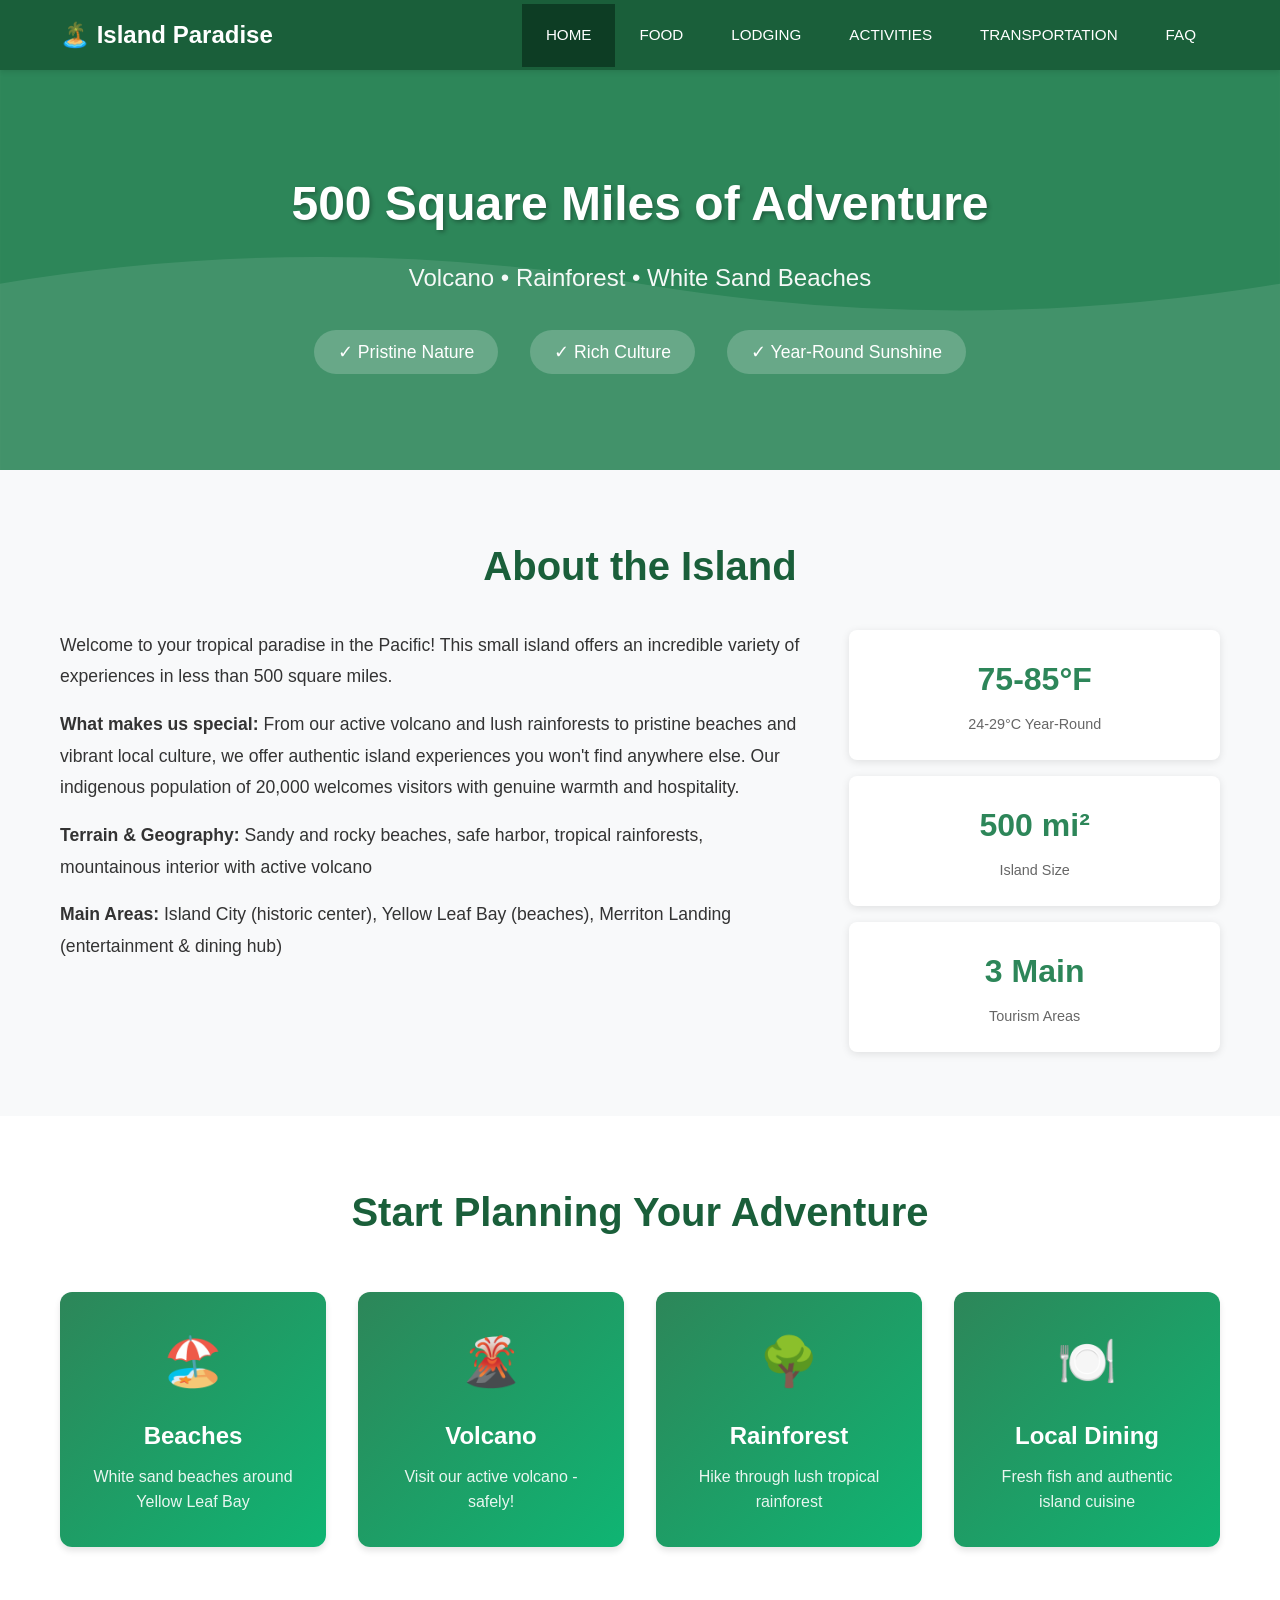
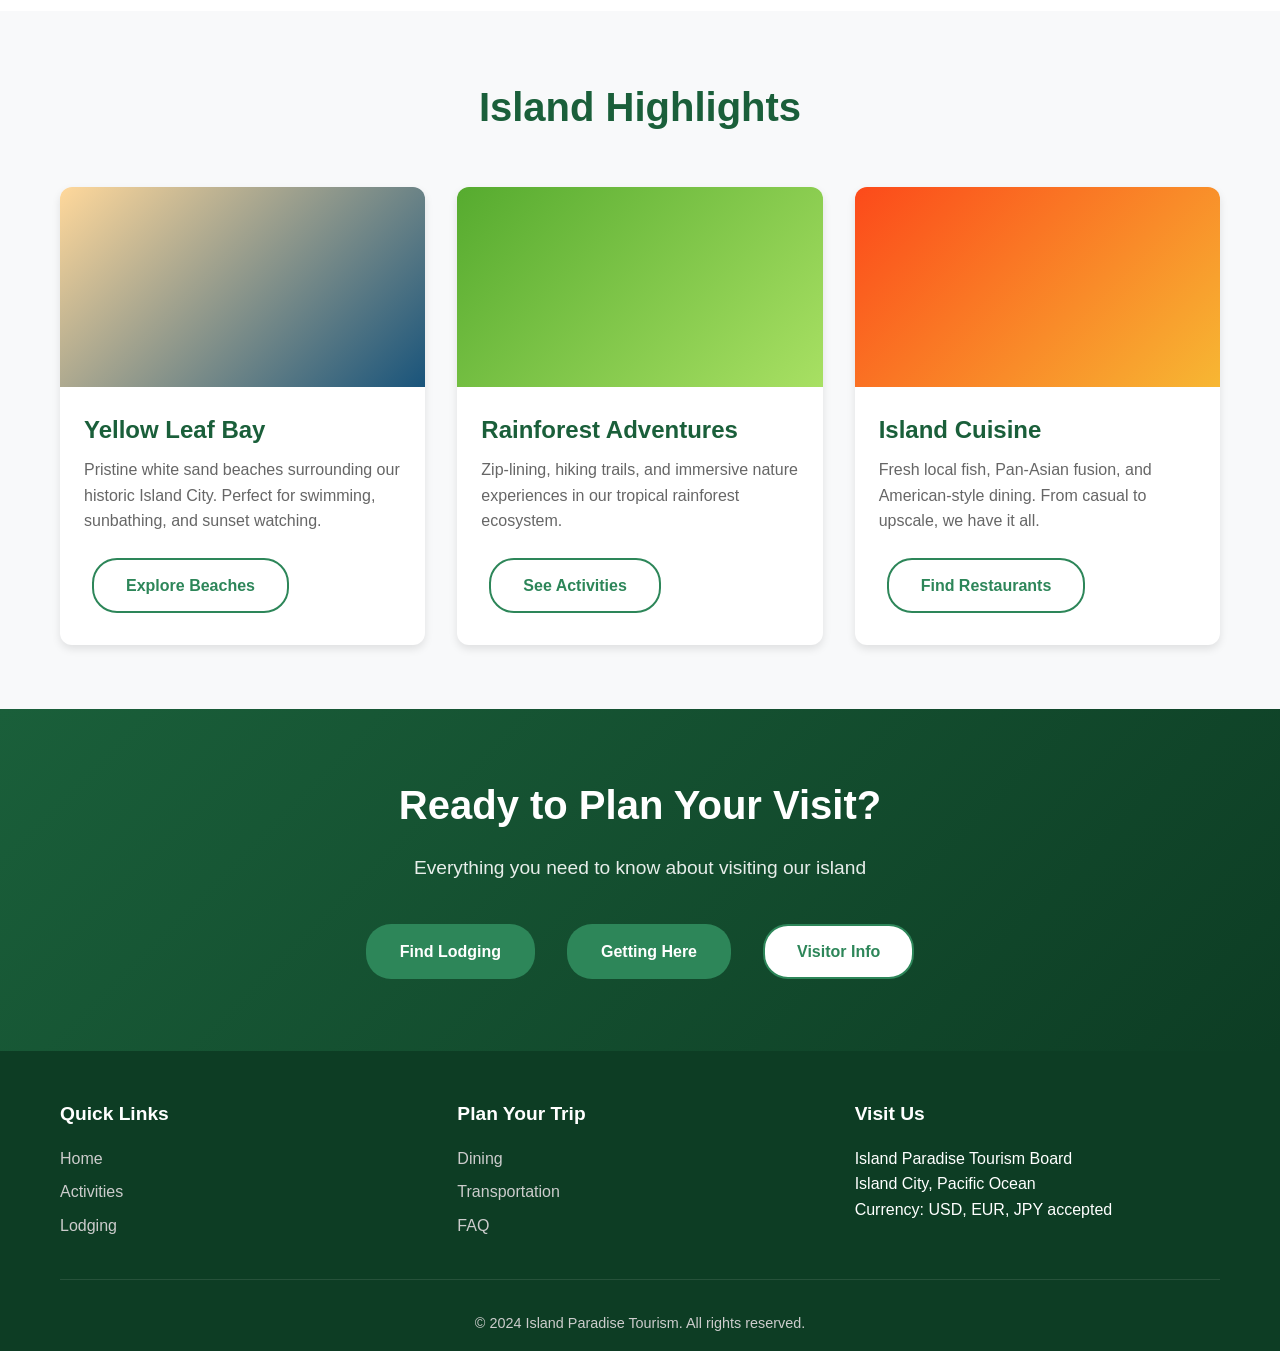
<file: index.html>
<!DOCTYPE html>
<html lang="en">
<head>
    <meta charset="UTF-8">
    <meta name="viewport" content="width=device-width, initial-scale=1.0">
    <title>Island Tourism - Discover Your Tropical Paradise</title>
    <link rel="stylesheet" href="styles.css">
</head>
<body>
    <!-- Navigation - same on all pages -->
    <nav class="main-nav">
        <div class="nav-container">
            <div class="logo">🏝️ Island Paradise</div>
            <ul class="nav-menu" id="navMenu">
                <li><a href="index.html" class="active">HOME</a></li>
                <li><a href="food.html">FOOD</a></li>
                <li><a href="lodging.html">LODGING</a></li>
                <li><a href="activities.html">ACTIVITIES</a></li>
                <li><a href="transportation.html">TRANSPORTATION</a></li>
                <li><a href="faq.html">FAQ</a></li>
            </ul>
            <div class="hamburger" id="hamburger">
                <span></span>
                <span></span>
                <span></span>
            </div>
        </div>
    </nav>

    <!-- Hero Section -->
    <section class="hero">
        <div class="hero-content">
            <h1>500 Square Miles of Adventure</h1>
            <p class="hero-subtitle">Volcano • Rainforest • White Sand Beaches</p>
            <div class="hero-features">
                <span>✓ Pristine Nature</span>
                <span>✓ Rich Culture</span>
                <span>✓ Year-Round Sunshine</span>
            </div>
        </div>
    </section>

    <!-- About the Island Section - Added based on testing feedback -->
    <section class="about-section">
        <div class="container">
            <h2>About the Island</h2>
            <div class="about-content">
                <div class="about-text">
                    <p>Welcome to your tropical paradise in the Pacific! This small island offers an incredible variety of experiences in less than 500 square miles.</p>
                    <p><strong>What makes us special:</strong> From our active volcano and lush rainforests to pristine beaches and vibrant local culture, we offer authentic island experiences you won't find anywhere else. Our indigenous population of 20,000 welcomes visitors with genuine warmth and hospitality.</p>
                    <p><strong>Terrain & Geography:</strong> Sandy and rocky beaches, safe harbor, tropical rainforests, mountainous interior with active volcano</p>
                    <p><strong>Main Areas:</strong> Island City (historic center), Yellow Leaf Bay (beaches), Merriton Landing (entertainment & dining hub)</p>
                </div>
                <div class="about-stats">
                    <div class="stat-box">
                        <div class="stat-number">75-85°F</div>
                        <div class="stat-label">24-29°C Year-Round</div>
                    </div>
                    <div class="stat-box">
                        <div class="stat-number">500 mi²</div>
                        <div class="stat-label">Island Size</div>
                    </div>
                    <div class="stat-box">
                        <div class="stat-number">3 Main</div>
                        <div class="stat-label">Tourism Areas</div>
                    </div>
                </div>
            </div>
        </div>
    </section>

    <!-- Quick Links Section -->
    <section class="quick-links">
        <div class="container">
            <h2>Start Planning Your Adventure</h2>
            <div class="link-grid">
                <a href="activities.html#beaches" class="link-card">
                    <div class="link-icon">🏖️</div>
                    <h3>Beaches</h3>
                    <p>White sand beaches around Yellow Leaf Bay</p>
                </a>
                <a href="activities.html#volcano" class="link-card">
                    <div class="link-icon">🌋</div>
                    <h3>Volcano</h3>
                    <p>Visit our active volcano - safely!</p>
                </a>
                <a href="activities.html#rainforest" class="link-card">
                    <div class="link-icon">🌳</div>
                    <h3>Rainforest</h3>
                    <p>Hike through lush tropical rainforest</p>
                </a>
                <a href="food.html" class="link-card">
                    <div class="link-icon">🍽️</div>
                    <h3>Local Dining</h3>
                    <p>Fresh fish and authentic island cuisine</p>
                </a>
            </div>
        </div>
    </section>

    <!-- Featured Highlights -->
    <section class="highlights">
        <div class="container">
            <h2>Island Highlights</h2>
            <div class="highlights-grid">
                <div class="highlight-card">
                    <div class="highlight-image beach-bg"></div>
                    <div class="highlight-content">
                        <h3>Yellow Leaf Bay</h3>
                        <p>Pristine white sand beaches surrounding our historic Island City. Perfect for swimming, sunbathing, and sunset watching.</p>
                        <a href="activities.html#beaches" class="btn-secondary">Explore Beaches</a>
                    </div>
                </div>
                <div class="highlight-card">
                    <div class="highlight-image rainforest-bg"></div>
                    <div class="highlight-content">
                        <h3>Rainforest Adventures</h3>
                        <p>Zip-lining, hiking trails, and immersive nature experiences in our tropical rainforest ecosystem.</p>
                        <a href="activities.html#rainforest" class="btn-secondary">See Activities</a>
                    </div>
                </div>
                <div class="highlight-card">
                    <div class="highlight-image dining-bg"></div>
                    <div class="highlight-content">
                        <h3>Island Cuisine</h3>
                        <p>Fresh local fish, Pan-Asian fusion, and American-style dining. From casual to upscale, we have it all.</p>
                        <a href="food.html" class="btn-secondary">Find Restaurants</a>
                    </div>
                </div>
            </div>
        </div>
    </section>

    <!-- CTA Section -->
    <section class="cta-section">
        <div class="container">
            <h2>Ready to Plan Your Visit?</h2>
            <p>Everything you need to know about visiting our island</p>
            <div class="cta-buttons">
                <a href="lodging.html" class="btn-primary">Find Lodging</a>
                <a href="transportation.html" class="btn-primary">Getting Here</a>
                <a href="faq.html" class="btn-secondary">Visitor Info</a>
            </div>
        </div>
    </section>

    <!-- Footer -->
    <footer>
        <div class="container">
            <div class="footer-content">
                <div class="footer-section">
                    <h4>Quick Links</h4>
                    <ul>
                        <li><a href="index.html">Home</a></li>
                        <li><a href="activities.html">Activities</a></li>
                        <li><a href="lodging.html">Lodging</a></li>
                    </ul>
                </div>
                <div class="footer-section">
                    <h4>Plan Your Trip</h4>
                    <ul>
                        <li><a href="food.html">Dining</a></li>
                        <li><a href="transportation.html">Transportation</a></li>
                        <li><a href="faq.html">FAQ</a></li>
                    </ul>
                </div>
                <div class="footer-section">
                    <h4>Visit Us</h4>
                    <p>Island Paradise Tourism Board<br>
                    Island City, Pacific Ocean<br>
                    Currency: USD, EUR, JPY accepted</p>
                </div>
            </div>
            <div class="footer-bottom">
                <p>&copy; 2024 Island Paradise Tourism. All rights reserved.</p>
            </div>
        </div>
    </footer>

    <script src="script.js"></script>
</body>
</html>
</file>
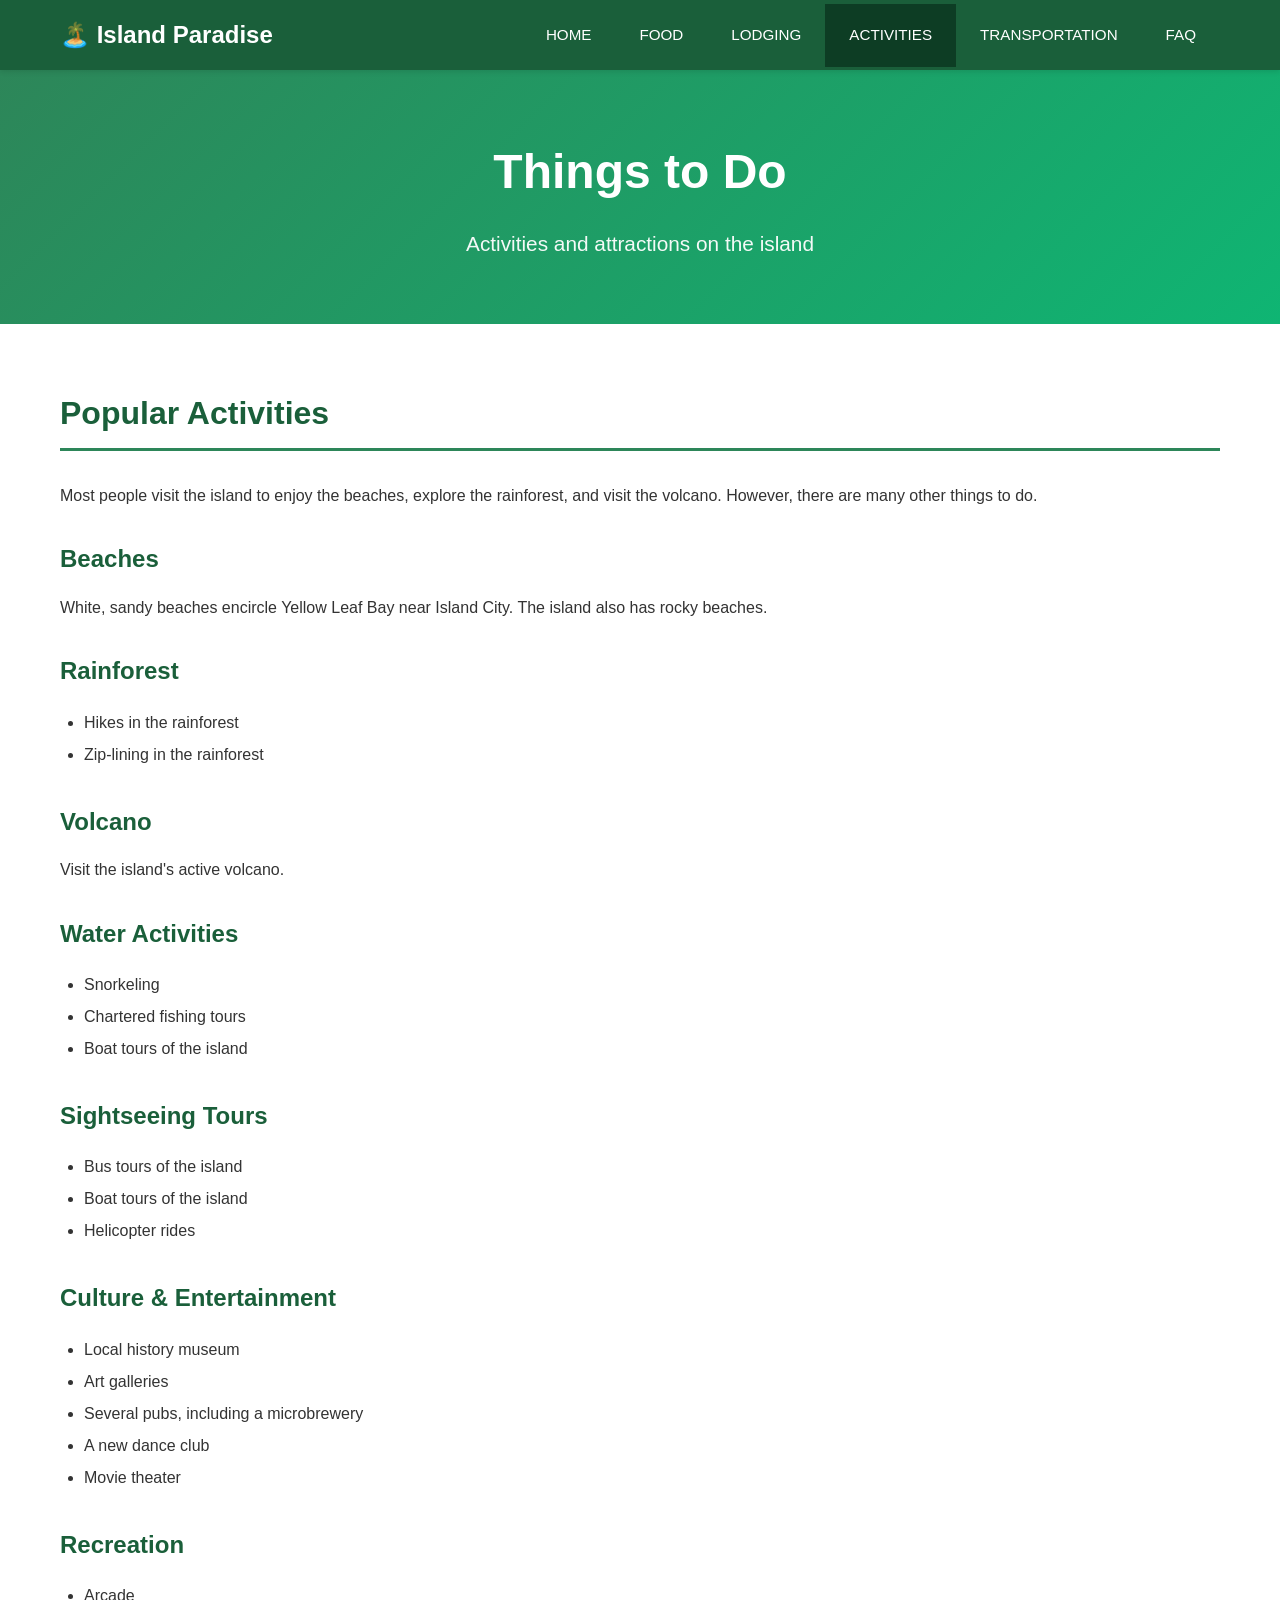
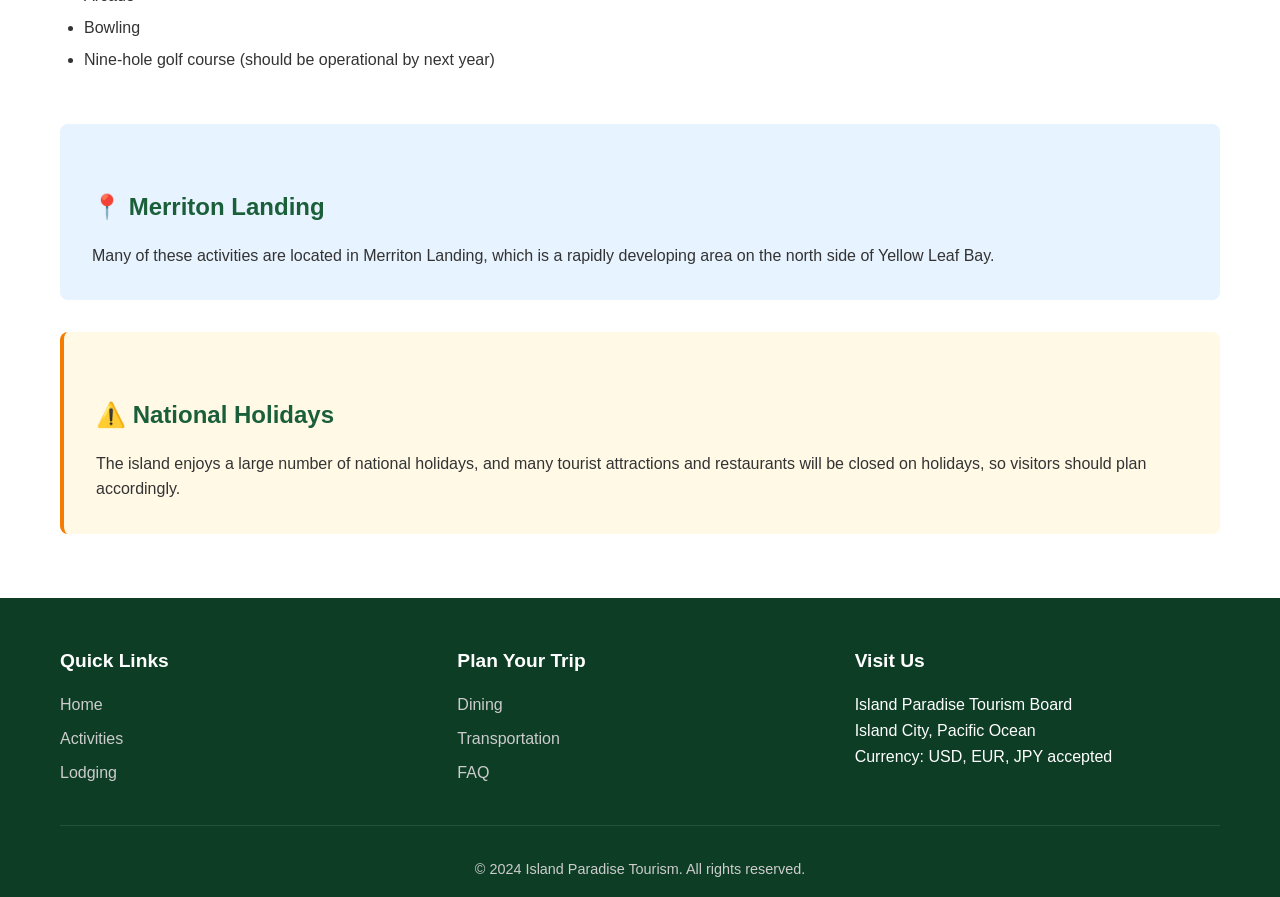
<file: activities.html>
<!DOCTYPE html>
<html lang="en">
<head>
    <meta charset="UTF-8">
    <meta name="viewport" content="width=device-width, initial-scale=1.0">
    <title>Activities - Island Tourism</title>
    <link rel="stylesheet" href="styles.css">
</head>
<body>
    <!-- Navigation -->
    <nav class="main-nav">
        <div class="nav-container">
            <div class="logo">🏝️ Island Paradise</div>
            <ul class="nav-menu" id="navMenu">
                <li><a href="index.html">HOME</a></li>
                <li><a href="food.html">FOOD</a></li>
                <li><a href="lodging.html">LODGING</a></li>
                <li><a href="activities.html" class="active">ACTIVITIES</a></li>
                <li><a href="transportation.html">TRANSPORTATION</a></li>
                <li><a href="faq.html">FAQ</a></li>
            </ul>
            <div class="hamburger" id="hamburger">
                <span></span>
                <span></span>
                <span></span>
            </div>
        </div>
    </nav>

    <!-- Page Header -->
    <section class="page-header">
        <h1>Things to Do</h1>
        <p>Activities and attractions on the island</p>
    </section>

    <!-- Main Content -->
    <section class="content-section">
        <div class="container">
            
            <h2>Popular Activities</h2>
            <p style="margin-bottom: 2rem;">Most people visit the island to enjoy the beaches, explore the rainforest, and visit the volcano. However, there are many other things to do.</p>
            
            <!-- Beach Activities -->
            <h3>Beaches</h3>
            <p>White, sandy beaches encircle Yellow Leaf Bay near Island City. The island also has rocky beaches.</p>
            
            <!-- Rainforest Activities -->
            <h3 style="margin-top: 2rem;">Rainforest</h3>
            <ul style="margin-left: 1.5rem; line-height: 2;">
                <li>Hikes in the rainforest</li>
                <li>Zip-lining in the rainforest</li>
            </ul>
            
            <!-- Volcano -->
            <h3 style="margin-top: 2rem;">Volcano</h3>
            <p>Visit the island's active volcano.</p>
            
            <!-- Water Activities -->
            <h3 style="margin-top: 2rem;">Water Activities</h3>
            <ul style="margin-left: 1.5rem; line-height: 2;">
                <li>Snorkeling</li>
                <li>Chartered fishing tours</li>
                <li>Boat tours of the island</li>
            </ul>
            
            <!-- Sightseeing Tours -->
            <h3 style="margin-top: 2rem;">Sightseeing Tours</h3>
            <ul style="margin-left: 1.5rem; line-height: 2;">
                <li>Bus tours of the island</li>
                <li>Boat tours of the island</li>
                <li>Helicopter rides</li>
            </ul>
            
            <!-- Cultural & Entertainment -->
            <h3 style="margin-top: 2rem;">Culture & Entertainment</h3>
            <ul style="margin-left: 1.5rem; line-height: 2;">
                <li>Local history museum</li>
                <li>Art galleries</li>
                <li>Several pubs, including a microbrewery</li>
                <li>A new dance club</li>
                <li>Movie theater</li>
            </ul>
            
            <!-- Recreation -->
            <h3 style="margin-top: 2rem;">Recreation</h3>
            <ul style="margin-left: 1.5rem; line-height: 2;">
                <li>Arcade</li>
                <li>Bowling</li>
                <li>Nine-hole golf course (should be operational by next year)</li>
            </ul>

            <!-- Location Note -->
            <div style="margin-top: 3rem; background: #e7f3ff; padding: 2rem; border-radius: 8px;">
                <h3>📍 Merriton Landing</h3>
                <p>Many of these activities are located in Merriton Landing, which is a rapidly developing area on the north side of Yellow Leaf Bay.</p>
            </div>

            <!-- Holiday Notice -->
            <div style="margin-top: 2rem; background: #fff9e6; padding: 2rem; border-radius: 8px; border-left: 4px solid #f57c00;">
                <h3>⚠️ National Holidays</h3>
                <p>The island enjoys a large number of national holidays, and many tourist attractions and restaurants will be closed on holidays, so visitors should plan accordingly.</p>
            </div>

        </div>
    </section>

    <!-- Footer -->
    <footer>
        <div class="container">
            <div class="footer-content">
                <div class="footer-section">
                    <h4>Quick Links</h4>
                    <ul>
                        <li><a href="index.html">Home</a></li>
                        <li><a href="activities.html">Activities</a></li>
                        <li><a href="lodging.html">Lodging</a></li>
                    </ul>
                </div>
                <div class="footer-section">
                    <h4>Plan Your Trip</h4>
                    <ul>
                        <li><a href="food.html">Dining</a></li>
                        <li><a href="transportation.html">Transportation</a></li>
                        <li><a href="faq.html">FAQ</a></li>
                    </ul>
                </div>
                <div class="footer-section">
                    <h4>Visit Us</h4>
                    <p>Island Paradise Tourism Board<br>
                    Island City, Pacific Ocean<br>
                    Currency: USD, EUR, JPY accepted</p>
                </div>
            </div>
            <div class="footer-bottom">
                <p>&copy; 2024 Island Paradise Tourism. All rights reserved.</p>
            </div>
        </div>
    </footer>

    <script src="script.js"></script>
</body>
</html>
</file>
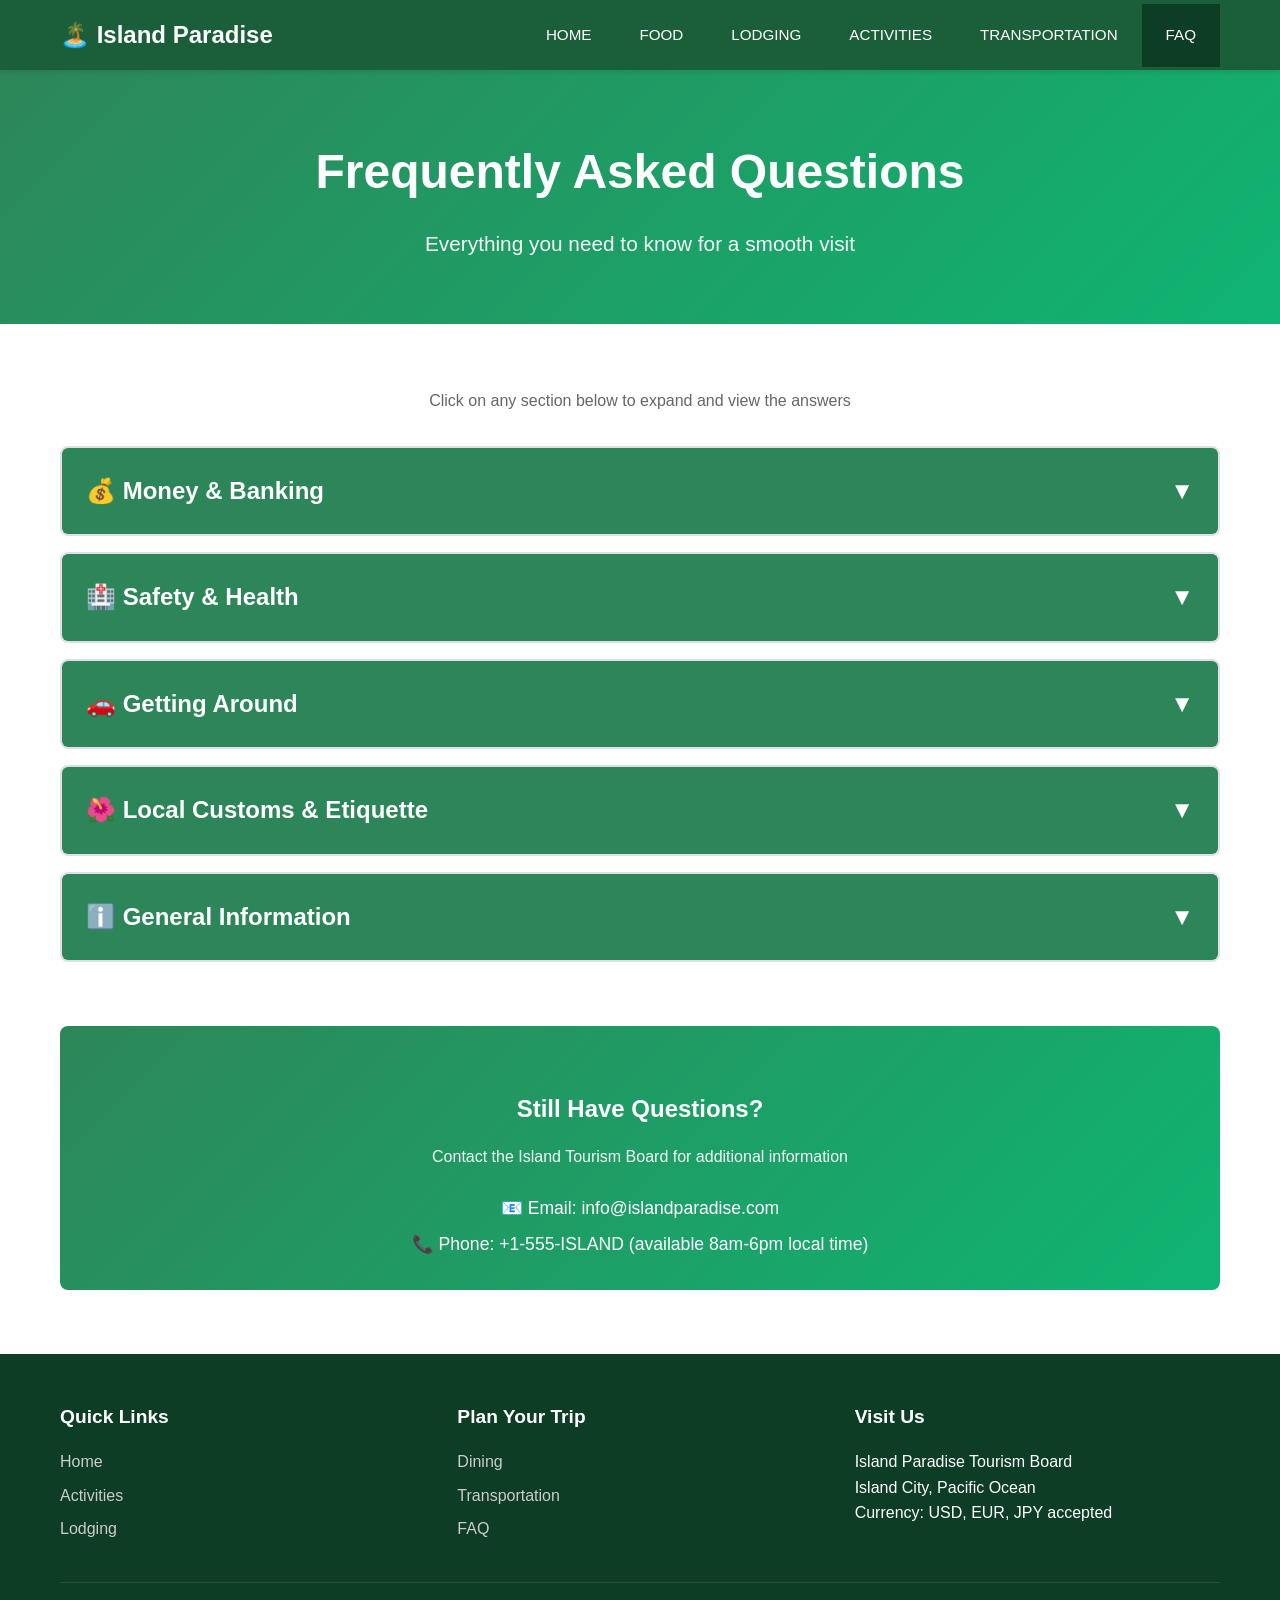
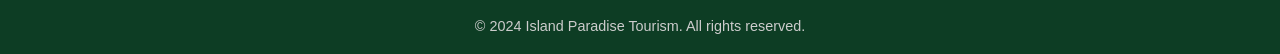
<file: faq.html>
<!DOCTYPE html>
<html lang="en">
<head>
    <meta charset="UTF-8">
    <meta name="viewport" content="width=device-width, initial-scale=1.0">
    <title>FAQ - Island Tourism</title>
    <link rel="stylesheet" href="styles.css">
    <style>
        /* Accordion Styles */
        .faq-accordion {
            margin-bottom: 1rem;
            border: 2px solid #e0e0e0;
            border-radius: 8px;
            overflow: hidden;
        }

        .faq-accordion-header {
            background: #2d8659;
            color: white;
            padding: 1.5rem;
            cursor: pointer;
            display: flex;
            justify-content: space-between;
            align-items: center;
            transition: background 0.3s;
            user-select: none;
        }

        .faq-accordion-header:hover {
            background: #1a5f3a;
        }

        .faq-accordion-header h2 {
            margin: 0;
            font-size: 1.5rem;
            color: white;
            border: none;
            padding: 0;
        }

        .faq-accordion-icon {
            font-size: 1.5rem;
            font-weight: bold;
            transition: transform 0.3s;
        }

        .faq-accordion.active .faq-accordion-icon {
            transform: rotate(180deg);
        }

        .faq-accordion-content {
            max-height: 0;
            overflow: hidden;
            transition: max-height 0.4s ease-out;
            background: white;
        }

        .faq-accordion.active .faq-accordion-content {
            max-height: 2000px;
            transition: max-height 0.5s ease-in;
        }

        .faq-accordion-body {
            padding: 2rem 1.5rem;
        }

        .faq-category {
            margin-bottom: 0;
        }

        .faq-category h2 {
            margin-bottom: 0;
        }
    </style>
</head>
<body>
    <!-- Navigation -->
    <nav class="main-nav">
        <div class="nav-container">
            <div class="logo">🏝️ Island Paradise</div>
            <ul class="nav-menu" id="navMenu">
                <li><a href="index.html">HOME</a></li>
                <li><a href="food.html">FOOD</a></li>
                <li><a href="lodging.html">LODGING</a></li>
                <li><a href="activities.html">ACTIVITIES</a></li>
                <li><a href="transportation.html">TRANSPORTATION</a></li>
                <li><a href="faq.html" class="active">FAQ</a></li>
            </ul>
            <div class="hamburger" id="hamburger">
                <span></span>
                <span></span>
                <span></span>
            </div>
        </div>
    </nav>

    <!-- Page Header -->
    <section class="page-header">
        <h1>Frequently Asked Questions</h1>
        <p>Everything you need to know for a smooth visit</p>
    </section>

    <!-- Main Content -->
    <section class="content-section">
        <div class="container">
            
            <p style="margin-bottom: 2rem; text-align: center; color: #666;">Click on any section below to expand and view the answers</p>

            <!-- Money & Banking Accordion -->
            <div class="faq-accordion">
                <div class="faq-accordion-header">
                    <h2>💰 Money & Banking</h2>
                    <span class="faq-accordion-icon">▼</span>
                </div>
                <div class="faq-accordion-content">
                    <div class="faq-accordion-body">
                        <div class="faq-item">
                            <div class="faq-question">Q: What currency is used on the island?</div>
                            <div class="faq-answer">
                                A: The island uses the <strong>U.S. Dollar (USD)</strong> as its official currency. Many businesses also accept <strong>Euros (EUR)</strong> and <strong>Japanese Yen (JPY)</strong>, though you may receive change in USD. Credit cards are widely accepted at hotels, restaurants, and larger shops.
                            </div>
                        </div>

                        <div class="faq-item">
                            <div class="faq-question">Q: Where can I exchange money?</div>
                            <div class="faq-answer">
                                A: Several banks in Island City offer currency exchange services during business hours (typically 9am-4pm weekdays). The airport also has a currency exchange kiosk. Most ATMs dispense USD and accept international cards.
                            </div>
                        </div>

                        <div class="faq-item">
                            <div class="faq-question">Q: Are credit cards accepted everywhere?</div>
                            <div class="faq-answer">
                                A: Major credit cards (Visa, Mastercard, American Express) are accepted at most hotels, restaurants, and tour operators. However, some small cafés, markets, and street vendors may be cash only. It's wise to carry some cash for small purchases.
                            </div>
                        </div>

                        <div class="faq-item">
                            <div class="faq-question">Q: What about tipping customs?</div>
                            <div class="faq-answer">
                                A: Tipping is customary and appreciated on the island. Standard guidelines:
                                <ul style="margin-top: 0.5rem; margin-left: 1.5rem;">
                                    <li>Restaurants: 15-20% for good service</li>
                                    <li>Taxis: 10-15% of fare</li>
                                    <li>Hotel staff: $2-5 per day for housekeeping, $1-2 per bag for porters</li>
                                    <li>Tour guides: $10-20 per person for full-day tours</li>
                                </ul>
                            </div>
                        </div>
                    </div>
                </div>
            </div>

            <!-- Safety & Health Accordion -->
            <div class="faq-accordion">
                <div class="faq-accordion-header">
                    <h2>🏥 Safety & Health</h2>
                    <span class="faq-accordion-icon">▼</span>
                </div>
                <div class="faq-accordion-content">
                    <div class="faq-accordion-body">
                        <div class="faq-item">
                            <div class="faq-question">Q: Is the island safe for tourists?</div>
                            <div class="faq-answer">
                                A: Yes, the island is generally very safe for tourists. <strong>Violent crime is rare.</strong> However, as tourism has increased, there have been more reports of <strong>pickpocketing and petty theft</strong> in crowded areas. Take normal precautions: don't leave valuables unattended on the beach, be aware of your surroundings in crowded areas, and secure valuables in your hotel safe.
                            </div>
                        </div>

                        <div class="faq-item">
                            <div class="faq-question">Q: What medical facilities are available?</div>
                            <div class="faq-answer">
                                A: The island has <strong>one hospital and several clinics</strong> with modern medical equipment. The hospital staff includes <strong>multilingual employees</strong> who can communicate in English and other languages. For minor issues, clinics are located throughout Island City and Merriton Landing. Travel insurance with medical coverage is recommended.
                            </div>
                        </div>

                        <div class="faq-item">
                            <div class="faq-question">Q: Do I need any vaccinations?</div>
                            <div class="faq-answer">
                                A: No special vaccinations are required for the island. However, it's recommended to be up-to-date on routine vaccinations (measles, mumps, rubella, etc.). Consult your doctor or a travel medicine clinic before your trip for personalized advice.
                            </div>
                        </div>

                        <div class="faq-item">
                            <div class="faq-question">Q: Is the tap water safe to drink?</div>
                            <div class="faq-answer">
                                A: Tap water in Island City and major tourist areas is treated and generally safe to drink. However, many visitors prefer bottled water, which is widely available. If you have a sensitive stomach, stick to bottled water, especially when visiting rural areas.
                            </div>
                        </div>
                    </div>
                </div>
            </div>

            <!-- Getting Around Accordion -->
            <div class="faq-accordion">
                <div class="faq-accordion-header">
                    <h2>🚗 Getting Around</h2>
                    <span class="faq-accordion-icon">▼</span>
                </div>
                <div class="faq-accordion-content">
                    <div class="faq-accordion-body">
                        <div class="faq-item">
                            <div class="faq-question">Q: Do I need an international driver's license?</div>
                            <div class="faq-answer">
                                A: An International Driving Permit (IDP) is <strong>recommended but not required</strong> for visitors from the US and Canada. Your valid driver's license from home is legally acceptable, but an IDP can be helpful if stopped by police. Visitors from other countries should check requirements with the rental agency.
                            </div>
                        </div>

                        <div class="faq-item">
                            <div class="faq-question">Q: Is it easy to get around without a car?</div>
                            <div class="faq-answer">
                                A: It depends on your plans. If you're staying in <strong>Island City or Yellow Leaf Bay</strong> and mainly want beach/city experiences, you can manage with public buses, taxis, and walking. However, if you want to explore the <strong>volcano, rainforest, and entire island</strong>, a rental car is highly recommended for flexibility and convenience.
                            </div>
                        </div>
                    </div>
                </div>
            </div>

            <!-- Local Customs & Etiquette Accordion -->
            <div class="faq-accordion">
                <div class="faq-accordion-header">
                    <h2>🌺 Local Customs & Etiquette</h2>
                    <span class="faq-accordion-icon">▼</span>
                </div>
                <div class="faq-accordion-content">
                    <div class="faq-accordion-body">
                        <div class="faq-item">
                            <div class="faq-question">Q: What language is spoken?</div>
                            <div class="faq-answer">
                                A: The island has its own local language. However, <strong>many younger islanders speak fluent English</strong>, especially in tourist areas, hotels, and restaurants. In <strong>rural areas</strong> and among <strong>older residents</strong>, very little English is spoken. Learning a few basic phrases in the local language is appreciated and helpful.
                            </div>
                        </div>

                        <div class="faq-item">
                            <div class="faq-question">Q: What should I wear?</div>
                            <div class="faq-answer">
                                A: The island has a relaxed, casual atmosphere. Lightweight, breathable clothing is best due to the tropical climate. For beaches and casual dining, shorts and t-shirts are fine. Some upscale restaurants may prefer "resort casual" (no swimwear, but shorts and nice shirts acceptable). When visiting cultural sites or rural areas, modest clothing (covering shoulders and knees) is respectful.
                            </div>
                        </div>

                        <div class="faq-item">
                            <div class="faq-question">Q: Are there any cultural customs I should know?</div>
                            <div class="faq-answer">
                                A: Islanders are generally friendly and welcoming to visitors. Basic courtesy goes a long way:
                                <ul style="margin-top: 0.5rem; margin-left: 1.5rem;">
                                    <li>Greet people with a smile and "hello"</li>
                                    <li>Ask permission before photographing locals</li>
                                    <li>Respect "no entry" signs at private or sacred areas</li>
                                    <li>Remove shoes when entering homes (if invited)</li>
                                    <li>Be mindful of noise levels, especially near residential areas</li>
                                </ul>
                            </div>
                        </div>

                        <div class="faq-item">
                            <div class="faq-question">Q: What are the alcohol regulations?</div>
                            <div class="faq-answer">
                                A: Alcohol sales and service are <strong>prohibited between midnight and 9:00 AM</strong>. The drinking age is <strong>18 years old</strong>, though enforcement is not strict. Many restaurants, bars, and pubs serve alcohol during permitted hours. Please drink responsibly.
                            </div>
                        </div>
                    </div>
                </div>
            </div>

            <!-- General Information Accordion -->
            <div class="faq-accordion">
                <div class="faq-accordion-header">
                    <h2>ℹ️ General Information</h2>
                    <span class="faq-accordion-icon">▼</span>
                </div>
                <div class="faq-accordion-content">
                    <div class="faq-accordion-body">
                        <div class="faq-item">
                            <div class="faq-question">Q: What type of power outlets are used?</div>
                            <div class="faq-answer">
                                A: The island uses <strong>120-volt electrical outlets</strong>, the same as in the United States. If you're traveling from a country that uses different voltage (like Europe or Asia), you'll need a voltage converter and/or plug adapter for your devices.
                            </div>
                        </div>

                        <div class="faq-item">
                            <div class="faq-question">Q: What about national holidays?</div>
                            <div class="faq-answer">
                                A: The island observes <strong>many national holidays</strong> throughout the year. During these holidays, many <strong>tourist attractions, restaurants, and shops may be closed</strong>. It's important to check the holiday calendar when planning your visit and make reservations accordingly. Your hotel can provide information about upcoming holidays during your stay.
                            </div>
                        </div>

                        <div class="faq-item">
                            <div class="faq-question">Q: What's the weather like?</div>
                            <div class="faq-answer">
                                A: The island enjoys a <strong>tropical climate year-round</strong> with temperatures typically ranging from <strong>75-85°F (24-29°C)</strong>. There's no distinct dry or wet season, though brief rain showers can occur any time. Pack light, breathable clothing, sunscreen, and a light rain jacket. Mornings often have the clearest weather.
                            </div>
                        </div>

                        <div class="faq-item">
                            <div class="faq-question">Q: Is WiFi readily available?</div>
                            <div class="faq-answer">
                                A: Free WiFi is standard in most hotels, many restaurants, and cafés. Cell phone coverage is good in populated areas (Island City, Merriton Landing) but may be limited in mountainous or remote areas. International roaming can be expensive - consider purchasing a local SIM card or using WiFi calling apps.
                            </div>
                        </div>

                        <div class="faq-item">
                            <div class="faq-question">Q: What should I pack?</div>
                            <div class="faq-answer">
                                A: Essential items for your island visit:
                                <ul style="margin-top: 0.5rem; margin-left: 1.5rem;">
                                    <li>Sunscreen (high SPF) and sunglasses</li>
                                    <li>Light, breathable clothing and swimwear</li>
                                    <li>Comfortable walking shoes and water shoes for rocky beaches</li>
                                    <li>Light rain jacket or umbrella</li>
                                    <li>Insect repellent (for rainforest visits)</li>
                                    <li>Reusable water bottle</li>
                                    <li>Camera and chargers</li>
                                    <li>Basic first aid kit and any prescription medications</li>
                                </ul>
                            </div>
                        </div>

                        <div class="faq-item">
                            <div class="faq-question">Q: Can I use my mobile phone?</div>
                            <div class="faq-answer">
                                A: Yes, most international mobile phones work on the island. Check with your carrier about international roaming rates, which can be expensive. Many visitors use WiFi calling apps (WhatsApp, Skype) when connected to WiFi to avoid roaming charges. Local SIM cards are available for purchase if you have an unlocked phone.
                            </div>
                        </div>
                    </div>
                </div>
            </div>

            <!-- Still Have Questions? -->
            <div style="margin-top: 4rem; background: linear-gradient(135deg, #2d8659 0%, #0fb573 100%); color: white; padding: 2rem; border-radius: 8px; text-align: center;">
                <h3 style="color: white; margin-bottom: 1rem;">Still Have Questions?</h3>
                <p style="margin-bottom: 1.5rem; opacity: 0.95;">Contact the Island Tourism Board for additional information</p>
                <p style="font-size: 1.1rem;">📧 Email: info@islandparadise.com</p>
                <p style="font-size: 1.1rem; margin-top: 0.5rem;">📞 Phone: +1-555-ISLAND (available 8am-6pm local time)</p>
            </div>

        </div>
    </section>

    <!-- Footer -->
    <footer>
        <div class="container">
            <div class="footer-content">
                <div class="footer-section">
                    <h4>Quick Links</h4>
                    <ul>
                        <li><a href="index.html">Home</a></li>
                        <li><a href="activities.html">Activities</a></li>
                        <li><a href="lodging.html">Lodging</a></li>
                    </ul>
                </div>
                <div class="footer-section">
                    <h4>Plan Your Trip</h4>
                    <ul>
                        <li><a href="food.html">Dining</a></li>
                        <li><a href="transportation.html">Transportation</a></li>
                        <li><a href="faq.html">FAQ</a></li>
                    </ul>
                </div>
                <div class="footer-section">
                    <h4>Visit Us</h4>
                    <p>Island Paradise Tourism Board<br>
                    Island City, Pacific Ocean<br>
                    Currency: USD, EUR, JPY accepted</p>
                </div>
            </div>
            <div class="footer-bottom">
                <p>&copy; 2024 Island Paradise Tourism. All rights reserved.</p>
            </div>
        </div>
    </footer>

    <script src="script.js"></script>
    <script>
        // FAQ Accordion functionality
        document.addEventListener('DOMContentLoaded', function() {
            const accordions = document.querySelectorAll('.faq-accordion');
            
            accordions.forEach(accordion => {
                const header = accordion.querySelector('.faq-accordion-header');
                
                header.addEventListener('click', () => {
                    // Toggle active class
                    accordion.classList.toggle('active');
                });
            });
        });
    </script>
</body>
</html>
</file>
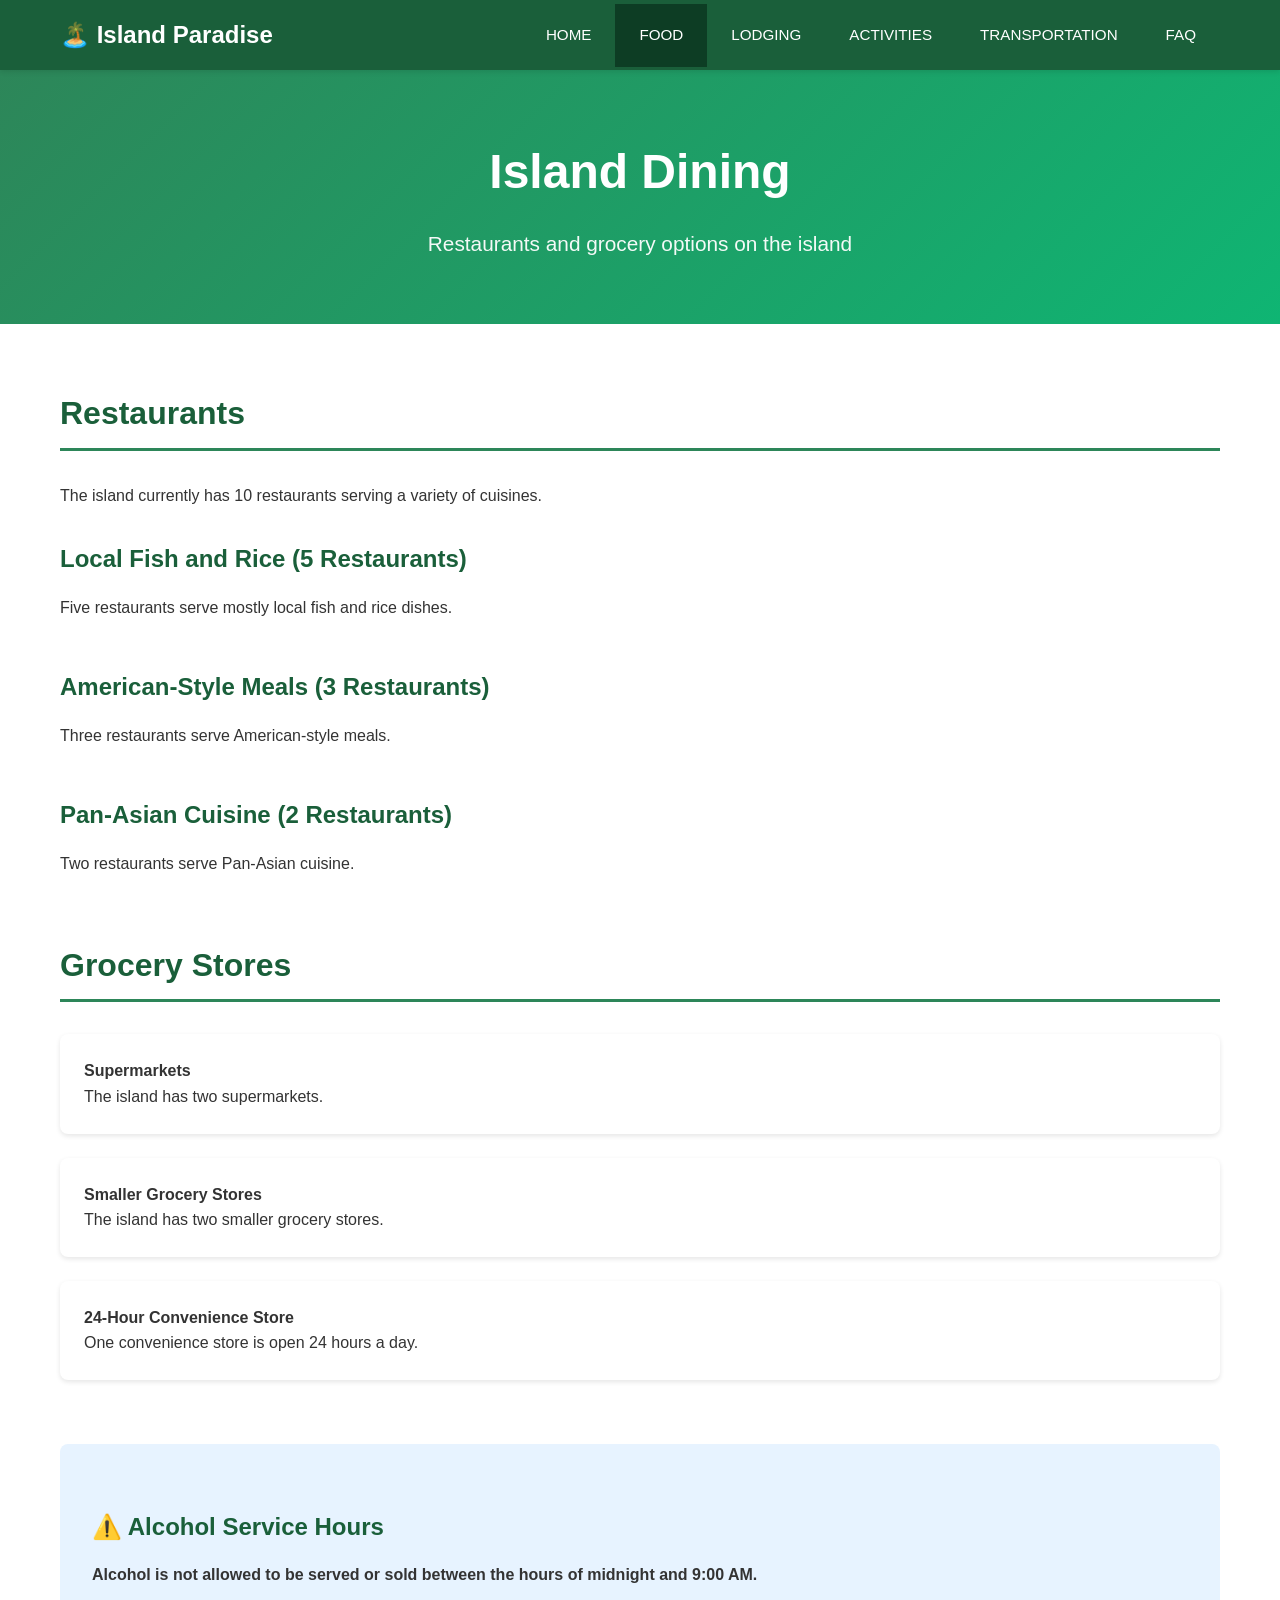
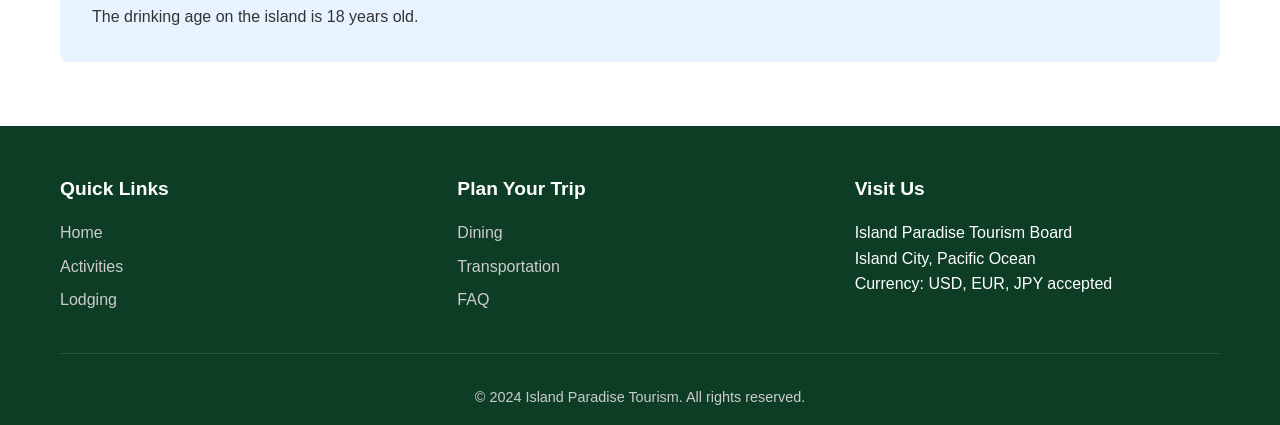
<file: food.html>
<!DOCTYPE html>
<html lang="en">
<head>
    <meta charset="UTF-8">
    <meta name="viewport" content="width=device-width, initial-scale=1.0">
    <title>Food & Dining - Island Tourism</title>
    <link rel="stylesheet" href="styles.css">
</head>
<body>
    <!-- Navigation -->
    <nav class="main-nav">
        <div class="nav-container">
            <div class="logo">🏝️ Island Paradise</div>
            <ul class="nav-menu" id="navMenu">
                <li><a href="index.html">HOME</a></li>
                <li><a href="food.html" class="active">FOOD</a></li>
                <li><a href="lodging.html">LODGING</a></li>
                <li><a href="activities.html">ACTIVITIES</a></li>
                <li><a href="transportation.html">TRANSPORTATION</a></li>
                <li><a href="faq.html">FAQ</a></li>
            </ul>
            <div class="hamburger" id="hamburger">
                <span></span>
                <span></span>
                <span></span>
            </div>
        </div>
    </nav>

    <!-- Page Header -->
    <section class="page-header">
        <h1>Island Dining</h1>
        <p>Restaurants and grocery options on the island</p>
    </section>

    <!-- Main Content -->
    <section class="content-section">
        <div class="container">
            
            <h2>Restaurants</h2>
            <p style="margin-bottom: 2rem;">The island currently has 10 restaurants serving a variety of cuisines.</p>
            
            <!-- Local Cuisine -->
            <h3>Local Fish and Rice (5 Restaurants)</h3>
            <p style="margin-bottom: 1.5rem;">Five restaurants serve mostly local fish and rice dishes.</p>
            
            <!-- American-Style -->
            <h3 style="margin-top: 3rem;">American-Style Meals (3 Restaurants)</h3>
            <p style="margin-bottom: 1.5rem;">Three restaurants serve American-style meals.</p>
            
            <!-- Pan-Asian -->
            <h3 style="margin-top: 3rem;">Pan-Asian Cuisine (2 Restaurants)</h3>
            <p style="margin-bottom: 1.5rem;">Two restaurants serve Pan-Asian cuisine.</p>

            <!-- Grocery Information -->
            <h2 style="margin-top: 4rem;">Grocery Stores</h2>
            
            <div style="background: white; padding: 1.5rem; border-radius: 8px; box-shadow: 0 2px 5px rgba(0,0,0,0.1); margin-top: 1.5rem;">
                <h4>Supermarkets</h4>
                <p>The island has two supermarkets.</p>
            </div>

            <div style="background: white; padding: 1.5rem; border-radius: 8px; box-shadow: 0 2px 5px rgba(0,0,0,0.1); margin-top: 1.5rem;">
                <h4>Smaller Grocery Stores</h4>
                <p>The island has two smaller grocery stores.</p>
            </div>

            <div style="background: white; padding: 1.5rem; border-radius: 8px; box-shadow: 0 2px 5px rgba(0,0,0,0.1); margin-top: 1.5rem;">
                <h4>24-Hour Convenience Store</h4>
                <p>One convenience store is open 24 hours a day.</p>
            </div>

            <!-- Alcohol Regulations -->
            <div style="margin-top: 4rem; background: #e7f3ff; padding: 2rem; border-radius: 8px;">
                <h3>⚠️ Alcohol Service Hours</h3>
                <p><strong>Alcohol is not allowed to be served or sold between the hours of midnight and 9:00 AM.</strong></p>
                <p style="margin-top: 1rem;">The drinking age on the island is 18 years old.</p>
            </div>

        </div>
    </section>

    <!-- Footer -->
    <footer>
        <div class="container">
            <div class="footer-content">
                <div class="footer-section">
                    <h4>Quick Links</h4>
                    <ul>
                        <li><a href="index.html">Home</a></li>
                        <li><a href="activities.html">Activities</a></li>
                        <li><a href="lodging.html">Lodging</a></li>
                    </ul>
                </div>
                <div class="footer-section">
                    <h4>Plan Your Trip</h4>
                    <ul>
                        <li><a href="food.html">Dining</a></li>
                        <li><a href="transportation.html">Transportation</a></li>
                        <li><a href="faq.html">FAQ</a></li>
                    </ul>
                </div>
                <div class="footer-section">
                    <h4>Visit Us</h4>
                    <p>Island Paradise Tourism Board<br>
                    Island City, Pacific Ocean<br>
                    Currency: USD, EUR, JPY accepted</p>
                </div>
            </div>
            <div class="footer-bottom">
                <p>&copy; 2024 Island Paradise Tourism. All rights reserved.</p>
            </div>
        </div>
    </footer>

    <script src="script.js"></script>
</body>
</html>
</file>
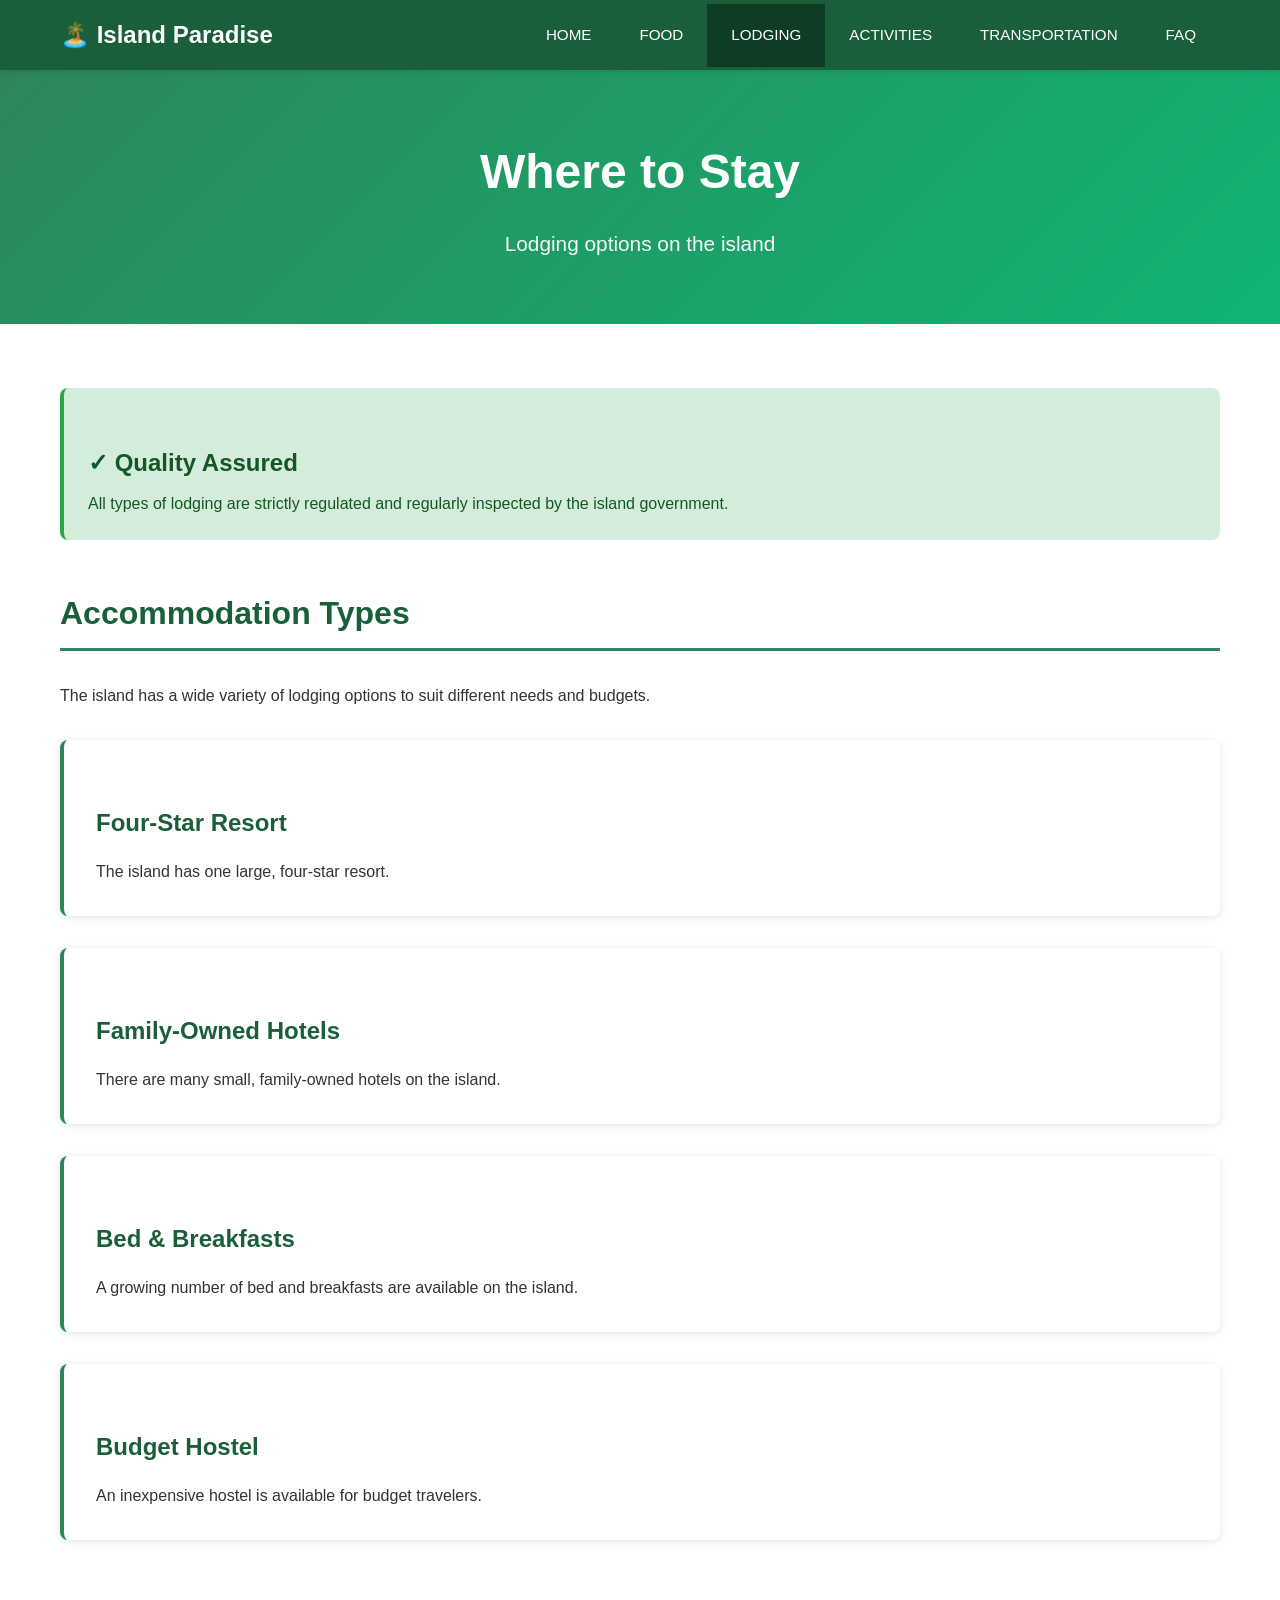
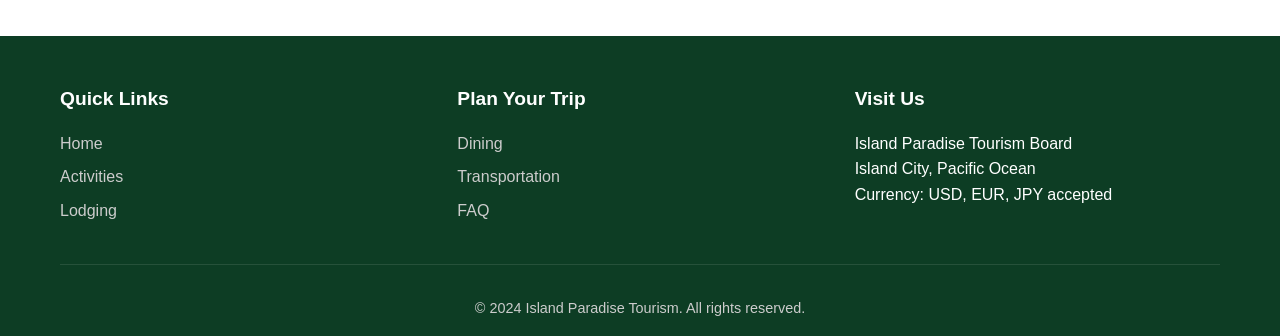
<file: lodging.html>
<!DOCTYPE html>
<html lang="en">
<head>
    <meta charset="UTF-8">
    <meta name="viewport" content="width=device-width, initial-scale=1.0">
    <title>Lodging - Island Tourism</title>
    <link rel="stylesheet" href="styles.css">
</head>
<body>
    <!-- Navigation -->
    <nav class="main-nav">
        <div class="nav-container">
            <div class="logo">🏝️ Island Paradise</div>
            <ul class="nav-menu" id="navMenu">
                <li><a href="index.html">HOME</a></li>
                <li><a href="food.html">FOOD</a></li>
                <li><a href="lodging.html" class="active">LODGING</a></li>
                <li><a href="activities.html">ACTIVITIES</a></li>
                <li><a href="transportation.html">TRANSPORTATION</a></li>
                <li><a href="faq.html">FAQ</a></li>
            </ul>
            <div class="hamburger" id="hamburger">
                <span></span>
                <span></span>
                <span></span>
            </div>
        </div>
    </nav>

    <!-- Page Header -->
    <section class="page-header">
        <h1>Where to Stay</h1>
        <p>Lodging options on the island</p>
    </section>

    <!-- Main Content -->
    <section class="content-section">
        <div class="container">
            
            <!-- Quality Assurance Banner -->
            <div style="background: #d4edda; border-left: 4px solid #28a745; padding: 1.5rem; margin-bottom: 3rem; border-radius: 8px;">
                <h3 style="color: #155724; margin-bottom: 0.5rem;">✓ Quality Assured</h3>
                <p style="color: #155724; margin: 0;">All types of lodging are strictly regulated and regularly inspected by the island government.</p>
            </div>

            <h2>Accommodation Types</h2>
            <p style="margin-bottom: 2rem;">The island has a wide variety of lodging options to suit different needs and budgets.</p>

            <!-- Four-Star Resort -->
            <div style="background: white; padding: 2rem; border-radius: 8px; box-shadow: 0 2px 8px rgba(0,0,0,0.1); margin-bottom: 2rem; border-left: 4px solid #2d8659;">
                <h3>Four-Star Resort</h3>
                <p>The island has one large, four-star resort.</p>
            </div>

            <!-- Family-Owned Hotels -->
            <div style="background: white; padding: 2rem; border-radius: 8px; box-shadow: 0 2px 8px rgba(0,0,0,0.1); margin-bottom: 2rem; border-left: 4px solid #2d8659;">
                <h3>Family-Owned Hotels</h3>
                <p>There are many small, family-owned hotels on the island.</p>
            </div>

            <!-- Bed & Breakfasts -->
            <div style="background: white; padding: 2rem; border-radius: 8px; box-shadow: 0 2px 8px rgba(0,0,0,0.1); margin-bottom: 2rem; border-left: 4px solid #2d8659;">
                <h3>Bed & Breakfasts</h3>
                <p>A growing number of bed and breakfasts are available on the island.</p>
            </div>

            <!-- Hostel -->
            <div style="background: white; padding: 2rem; border-radius: 8px; box-shadow: 0 2px 8px rgba(0,0,0,0.1); margin-bottom: 2rem; border-left: 4px solid #2d8659;">
                <h3>Budget Hostel</h3>
                <p>An inexpensive hostel is available for budget travelers.</p>
            </div>

        </div>
    </section>

    <!-- Footer -->
    <footer>
        <div class="container">
            <div class="footer-content">
                <div class="footer-section">
                    <h4>Quick Links</h4>
                    <ul>
                        <li><a href="index.html">Home</a></li>
                        <li><a href="activities.html">Activities</a></li>
                        <li><a href="lodging.html">Lodging</a></li>
                    </ul>
                </div>
                <div class="footer-section">
                    <h4>Plan Your Trip</h4>
                    <ul>
                        <li><a href="food.html">Dining</a></li>
                        <li><a href="transportation.html">Transportation</a></li>
                        <li><a href="faq.html">FAQ</a></li>
                    </ul>
                </div>
                <div class="footer-section">
                    <h4>Visit Us</h4>
                    <p>Island Paradise Tourism Board<br>
                    Island City, Pacific Ocean<br>
                    Currency: USD, EUR, JPY accepted</p>
                </div>
            </div>
            <div class="footer-bottom">
                <p>&copy; 2024 Island Paradise Tourism. All rights reserved.</p>
            </div>
        </div>
    </footer>

    <script src="script.js"></script>
</body>
</html>
</file>
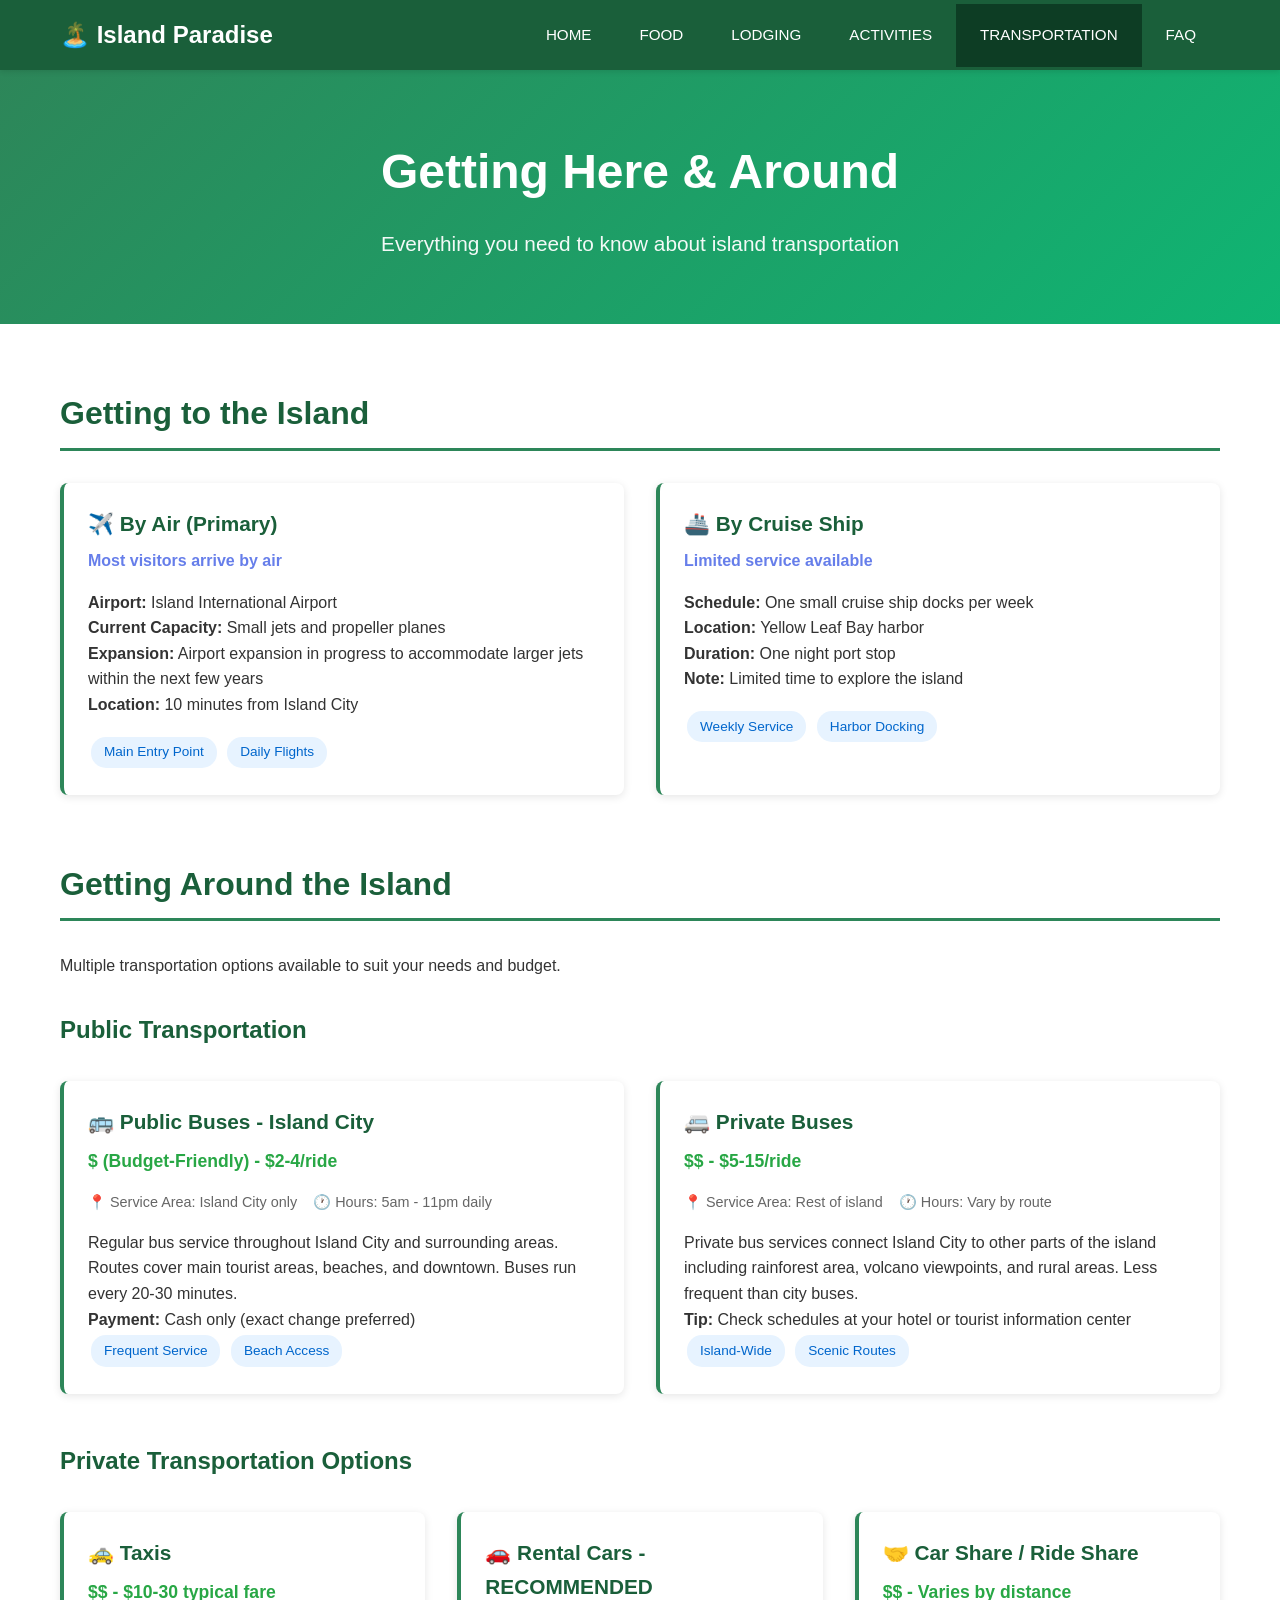
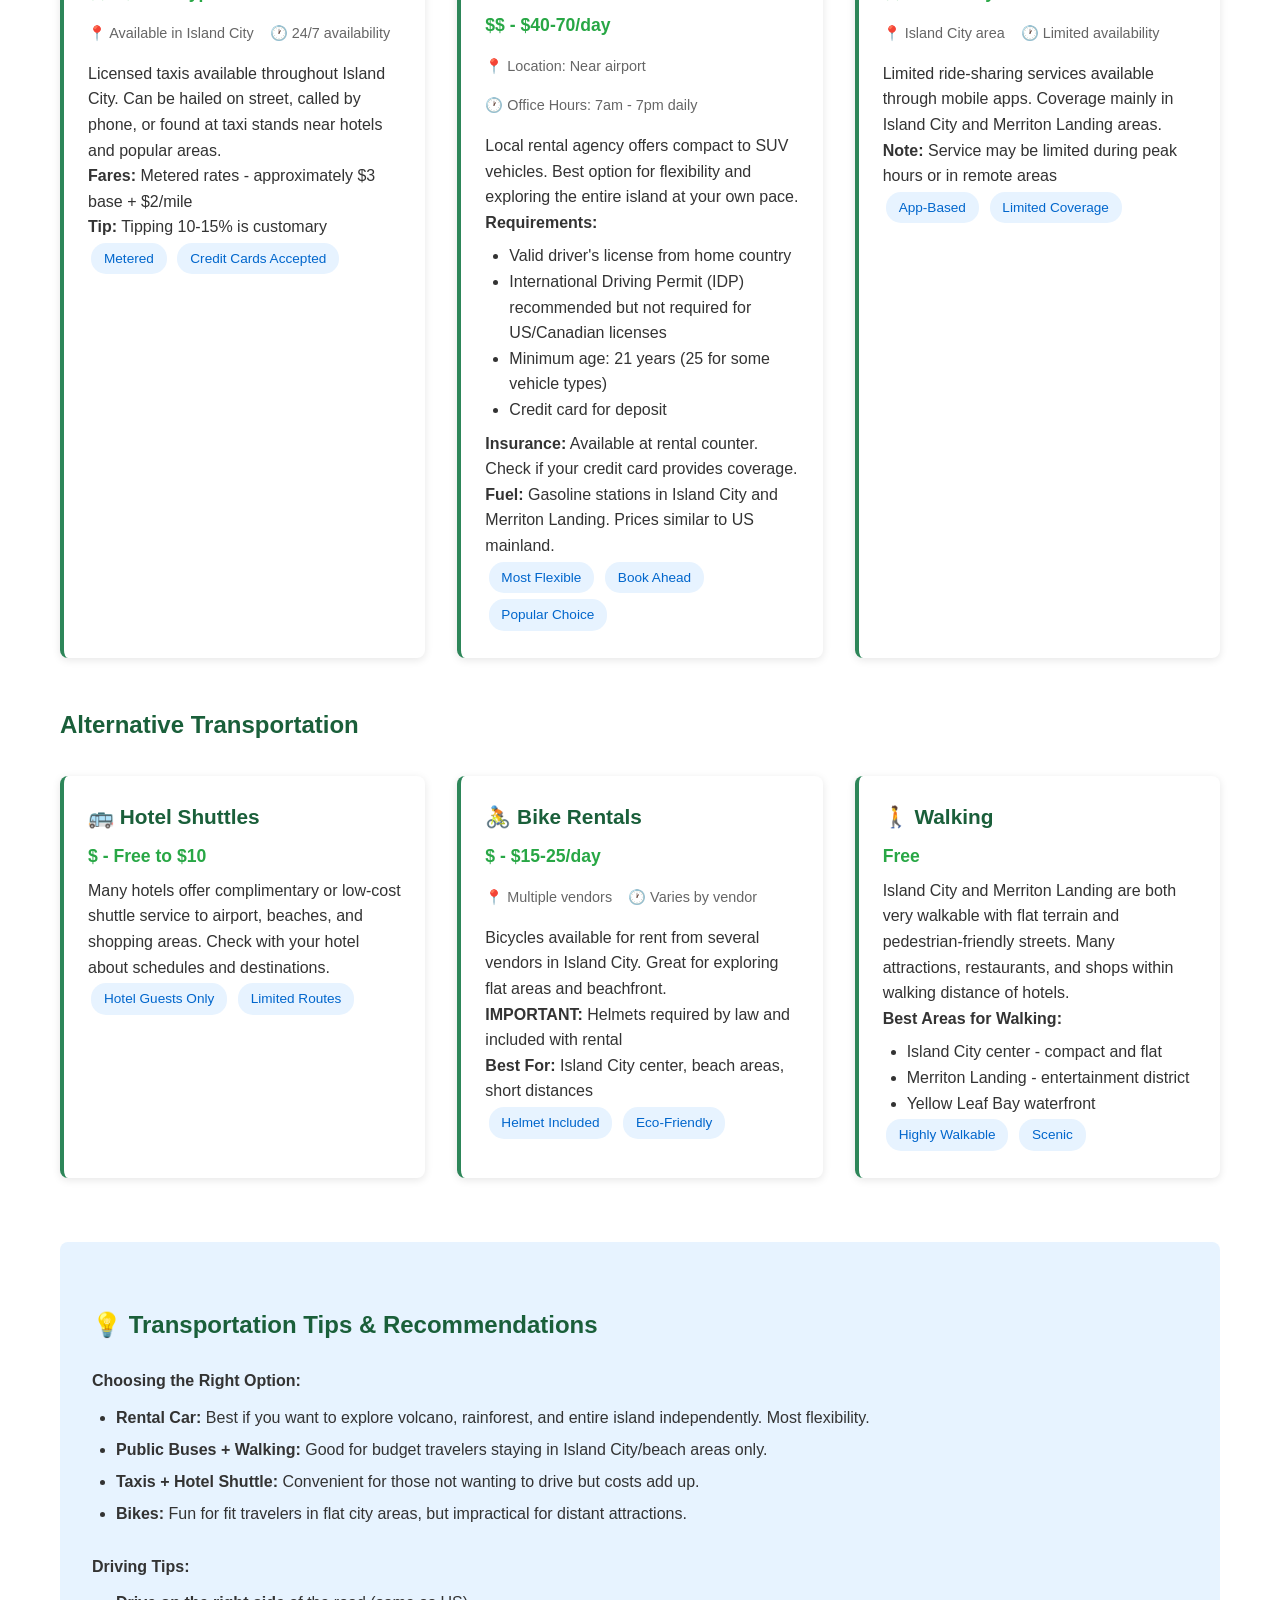
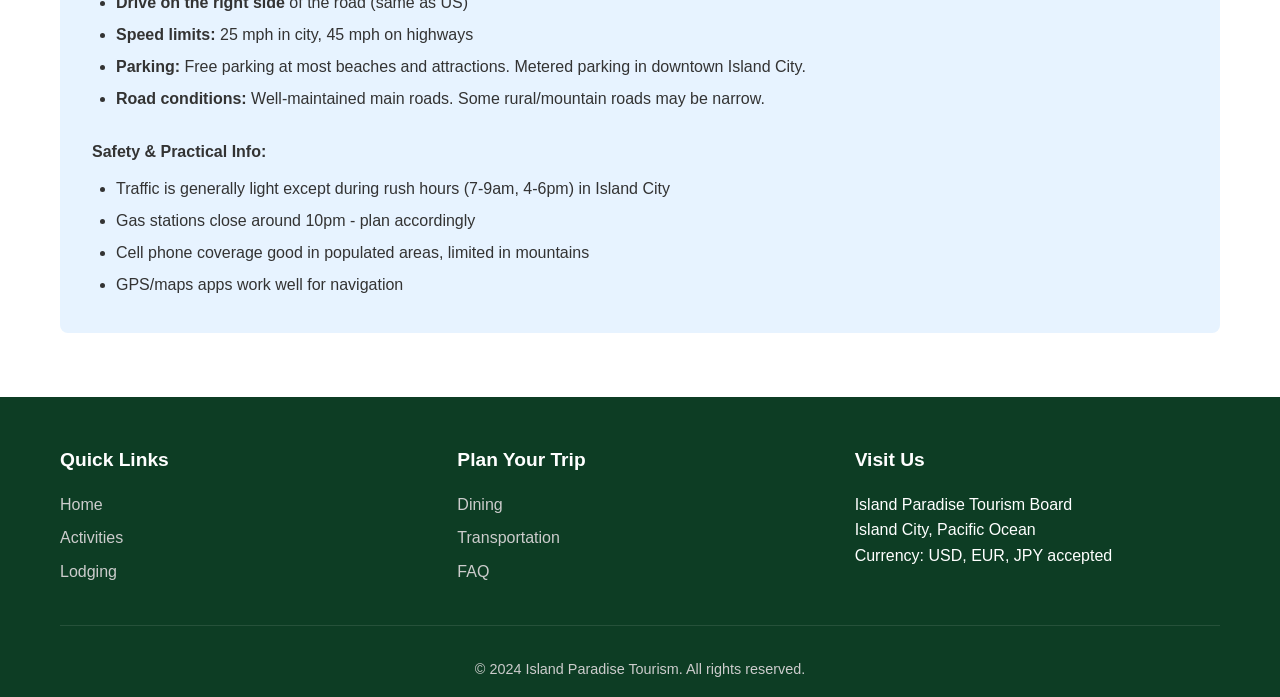
<file: transportation.html>
<!DOCTYPE html>
<html lang="en">
<head>
    <meta charset="UTF-8">
    <meta name="viewport" content="width=device-width, initial-scale=1.0">
    <title>Transportation - Island Tourism</title>
    <link rel="stylesheet" href="styles.css">
</head>
<body>
    <!-- Navigation -->
    <nav class="main-nav">
        <div class="nav-container">
            <div class="logo">🏝️ Island Paradise</div>
            <ul class="nav-menu" id="navMenu">
                <li><a href="index.html">HOME</a></li>
                <li><a href="food.html">FOOD</a></li>
                <li><a href="lodging.html">LODGING</a></li>
                <li><a href="activities.html">ACTIVITIES</a></li>
                <li><a href="transportation.html" class="active">TRANSPORTATION</a></li>
                <li><a href="faq.html">FAQ</a></li>
            </ul>
            <div class="hamburger" id="hamburger">
                <span></span>
                <span></span>
                <span></span>
            </div>
        </div>
    </nav>

    <!-- Page Header -->
    <section class="page-header">
        <h1>Getting Here & Around</h1>
        <p>Everything you need to know about island transportation</p>
    </section>

    <!-- Main Content -->
    <section class="content-section">
        <div class="container">
            
            <!-- Getting to the Island -->
            <h2>Getting to the Island</h2>
            
            <div class="info-grid">
                <div class="info-card">
                    <h4>✈️ By Air (Primary)</h4>
                    <p style="font-weight: 600; color: #667eea; margin-bottom: 1rem;">Most visitors arrive by air</p>
                    <p><strong>Airport:</strong> Island International Airport</p>
                    <p><strong>Current Capacity:</strong> Small jets and propeller planes</p>
                    <p><strong>Expansion:</strong> Airport expansion in progress to accommodate larger jets within the next few years</p>
                    <p><strong>Location:</strong> 10 minutes from Island City</p>
                    <div style="margin-top: 1rem;">
                        <span class="badge">Main Entry Point</span>
                        <span class="badge">Daily Flights</span>
                    </div>
                </div>

                <div class="info-card">
                    <h4>🚢 By Cruise Ship</h4>
                    <p style="font-weight: 600; color: #667eea; margin-bottom: 1rem;">Limited service available</p>
                    <p><strong>Schedule:</strong> One small cruise ship docks per week</p>
                    <p><strong>Location:</strong> Yellow Leaf Bay harbor</p>
                    <p><strong>Duration:</strong> One night port stop</p>
                    <p><strong>Note:</strong> Limited time to explore the island</p>
                    <div style="margin-top: 1rem;">
                        <span class="badge">Weekly Service</span>
                        <span class="badge">Harbor Docking</span>
                    </div>
                </div>
            </div>

            <!-- Getting Around the Island -->
            <h2 style="margin-top: 4rem;">Getting Around the Island</h2>
            <p style="margin-bottom: 2rem;">Multiple transportation options available to suit your needs and budget.</p>

            <!-- Public Transportation -->
            <h3>Public Transportation</h3>
            <div class="info-grid">
                <div class="info-card">
                    <h4>🚌 Public Buses - Island City</h4>
                    <p class="price-range">$ (Budget-Friendly) - $2-4/ride</p>
                    <div class="info-meta">
                        <span>📍 Service Area: Island City only</span>
                        <span>🕐 Hours: 5am - 11pm daily</span>
                    </div>
                    <p>Regular bus service throughout Island City and surrounding areas. Routes cover main tourist areas, beaches, and downtown. Buses run every 20-30 minutes.</p>
                    <p><strong>Payment:</strong> Cash only (exact change preferred)</p>
                    <div>
                        <span class="badge">Frequent Service</span>
                        <span class="badge">Beach Access</span>
                    </div>
                </div>

                <div class="info-card">
                    <h4>🚐 Private Buses</h4>
                    <p class="price-range">$$ - $5-15/ride</p>
                    <div class="info-meta">
                        <span>📍 Service Area: Rest of island</span>
                        <span>🕐 Hours: Vary by route</span>
                    </div>
                    <p>Private bus services connect Island City to other parts of the island including rainforest area, volcano viewpoints, and rural areas. Less frequent than city buses.</p>
                    <p><strong>Tip:</strong> Check schedules at your hotel or tourist information center</p>
                    <div>
                        <span class="badge">Island-Wide</span>
                        <span class="badge">Scenic Routes</span>
                    </div>
                </div>
            </div>

            <!-- Private Transportation -->
            <h3 style="margin-top: 3rem;">Private Transportation Options</h3>
            <div class="info-grid">
                <div class="info-card">
                    <h4>🚕 Taxis</h4>
                    <p class="price-range">$$ - $10-30 typical fare</p>
                    <div class="info-meta">
                        <span>📍 Available in Island City</span>
                        <span>🕐 24/7 availability</span>
                    </div>
                    <p>Licensed taxis available throughout Island City. Can be hailed on street, called by phone, or found at taxi stands near hotels and popular areas.</p>
                    <p><strong>Fares:</strong> Metered rates - approximately $3 base + $2/mile</p>
                    <p><strong>Tip:</strong> Tipping 10-15% is customary</p>
                    <div>
                        <span class="badge">Metered</span>
                        <span class="badge">Credit Cards Accepted</span>
                    </div>
                </div>

                <div class="info-card">
                    <h4>🚗 Rental Cars - RECOMMENDED</h4>
                    <p class="price-range">$$ - $40-70/day</p>
                    <div class="info-meta">
                        <span>📍 Location: Near airport</span>
                        <span>🕐 Office Hours: 7am - 7pm daily</span>
                    </div>
                    <p>Local rental agency offers compact to SUV vehicles. Best option for flexibility and exploring the entire island at your own pace.</p>
                    <p><strong>Requirements:</strong></p>
                    <ul style="margin-left: 1.5rem; margin-top: 0.5rem;">
                        <li>Valid driver's license from home country</li>
                        <li>International Driving Permit (IDP) recommended but not required for US/Canadian licenses</li>
                        <li>Minimum age: 21 years (25 for some vehicle types)</li>
                        <li>Credit card for deposit</li>
                    </ul>
                    <p style="margin-top: 0.5rem;"><strong>Insurance:</strong> Available at rental counter. Check if your credit card provides coverage.</p>
                    <p><strong>Fuel:</strong> Gasoline stations in Island City and Merriton Landing. Prices similar to US mainland.</p>
                    <div>
                        <span class="badge">Most Flexible</span>
                        <span class="badge">Book Ahead</span>
                        <span class="badge">Popular Choice</span>
                    </div>
                </div>

                <div class="info-card">
                    <h4>🤝 Car Share / Ride Share</h4>
                    <p class="price-range">$$ - Varies by distance</p>
                    <div class="info-meta">
                        <span>📍 Island City area</span>
                        <span>🕐 Limited availability</span>
                    </div>
                    <p>Limited ride-sharing services available through mobile apps. Coverage mainly in Island City and Merriton Landing areas.</p>
                    <p><strong>Note:</strong> Service may be limited during peak hours or in remote areas</p>
                    <div>
                        <span class="badge">App-Based</span>
                        <span class="badge">Limited Coverage</span>
                    </div>
                </div>
            </div>

            <!-- Other Options -->
            <h3 style="margin-top: 3rem;">Alternative Transportation</h3>
            <div class="info-grid">
                <div class="info-card">
                    <h4>🚌 Hotel Shuttles</h4>
                    <p class="price-range">$ - Free to $10</p>
                    <p>Many hotels offer complimentary or low-cost shuttle service to airport, beaches, and shopping areas. Check with your hotel about schedules and destinations.</p>
                    <div>
                        <span class="badge">Hotel Guests Only</span>
                        <span class="badge">Limited Routes</span>
                    </div>
                </div>

                <div class="info-card">
                    <h4>🚴 Bike Rentals</h4>
                    <p class="price-range">$ - $15-25/day</p>
                    <div class="info-meta">
                        <span>📍 Multiple vendors</span>
                        <span>🕐 Varies by vendor</span>
                    </div>
                    <p>Bicycles available for rent from several vendors in Island City. Great for exploring flat areas and beachfront.</p>
                    <p><strong>IMPORTANT:</strong> Helmets required by law and included with rental</p>
                    <p><strong>Best For:</strong> Island City center, beach areas, short distances</p>
                    <div>
                        <span class="badge">Helmet Included</span>
                        <span class="badge">Eco-Friendly</span>
                    </div>
                </div>

                <div class="info-card">
                    <h4>🚶 Walking</h4>
                    <p class="price-range">Free</p>
                    <p>Island City and Merriton Landing are both very walkable with flat terrain and pedestrian-friendly streets. Many attractions, restaurants, and shops within walking distance of hotels.</p>
                    <p><strong>Best Areas for Walking:</strong></p>
                    <ul style="margin-left: 1.5rem; margin-top: 0.5rem;">
                        <li>Island City center - compact and flat</li>
                        <li>Merriton Landing - entertainment district</li>
                        <li>Yellow Leaf Bay waterfront</li>
                    </ul>
                    <div>
                        <span class="badge">Highly Walkable</span>
                        <span class="badge">Scenic</span>
                    </div>
                </div>
            </div>

            <!-- Transportation Tips -->
            <div style="margin-top: 4rem; background: #e7f3ff; padding: 2rem; border-radius: 8px;">
                <h3>💡 Transportation Tips & Recommendations</h3>
                
                <h4 style="margin-top: 1.5rem; margin-bottom: 0.5rem;">Choosing the Right Option:</h4>
                <ul style="margin-left: 1.5rem; line-height: 2;">
                    <li><strong>Rental Car:</strong> Best if you want to explore volcano, rainforest, and entire island independently. Most flexibility.</li>
                    <li><strong>Public Buses + Walking:</strong> Good for budget travelers staying in Island City/beach areas only.</li>
                    <li><strong>Taxis + Hotel Shuttle:</strong> Convenient for those not wanting to drive but costs add up.</li>
                    <li><strong>Bikes:</strong> Fun for fit travelers in flat city areas, but impractical for distant attractions.</li>
                </ul>

                <h4 style="margin-top: 1.5rem; margin-bottom: 0.5rem;">Driving Tips:</h4>
                <ul style="margin-left: 1.5rem; line-height: 2;">
                    <li><strong>Drive on the right side</strong> of the road (same as US)</li>
                    <li><strong>Speed limits:</strong> 25 mph in city, 45 mph on highways</li>
                    <li><strong>Parking:</strong> Free parking at most beaches and attractions. Metered parking in downtown Island City.</li>
                    <li><strong>Road conditions:</strong> Well-maintained main roads. Some rural/mountain roads may be narrow.</li>
                </ul>

                <h4 style="margin-top: 1.5rem; margin-bottom: 0.5rem;">Safety & Practical Info:</h4>
                <ul style="margin-left: 1.5rem; line-height: 2;">
                    <li>Traffic is generally light except during rush hours (7-9am, 4-6pm) in Island City</li>
                    <li>Gas stations close around 10pm - plan accordingly</li>
                    <li>Cell phone coverage good in populated areas, limited in mountains</li>
                    <li>GPS/maps apps work well for navigation</li>
                </ul>
            </div>

        </div>
    </section>

    <!-- Footer -->
    <footer>
        <div class="container">
            <div class="footer-content">
                <div class="footer-section">
                    <h4>Quick Links</h4>
                    <ul>
                        <li><a href="index.html">Home</a></li>
                        <li><a href="activities.html">Activities</a></li>
                        <li><a href="lodging.html">Lodging</a></li>
                    </ul>
                </div>
                <div class="footer-section">
                    <h4>Plan Your Trip</h4>
                    <ul>
                        <li><a href="food.html">Dining</a></li>
                        <li><a href="transportation.html">Transportation</a></li>
                        <li><a href="faq.html">FAQ</a></li>
                    </ul>
                </div>
                <div class="footer-section">
                    <h4>Visit Us</h4>
                    <p>Island Paradise Tourism Board<br>
                    Island City, Pacific Ocean<br>
                    Currency: USD, EUR, JPY accepted</p>
                </div>
            </div>
            <div class="footer-bottom">
                <p>&copy; 2024 Island Paradise Tourism. All rights reserved.</p>
            </div>
        </div>
    </footer>

    <script src="script.js"></script>
</body>
</html>
</file>
<file: styles.css>
/* Reset and Base Styles */
* {
    margin: 0;
    padding: 0;
    box-sizing: border-box;
}

body {
    font-family: 'Segoe UI', Tahoma, Geneva, Verdana, sans-serif;
    line-height: 1.6;
    color: #333;
}

.container {
    max-width: 1200px;
    margin: 0 auto;
    padding: 0 20px;
}

/* Clean, readable typography */
h1, h2, h3, h4, .logo {
    font-family: 'Segoe UI', Tahoma, Geneva, Verdana, sans-serif;
}

/* Navigation */
.main-nav {
    background: #1a5f3a;
    position: sticky;
    top: 0;
    z-index: 1000;
    box-shadow: 0 2px 5px rgba(0,0,0,0.1);
}

.nav-container {
    max-width: 1200px;
    margin: 0 auto;
    display: flex;
    justify-content: space-between;
    align-items: center;
    padding: 0 20px;
}

.logo {
    color: white;
    font-size: 1.5rem;
    font-weight: bold;
    padding: 1rem 0;
}

.nav-menu {
    display: flex;
    list-style: none;
    gap: 0;
}

.nav-menu li a {
    display: block;
    color: white;
    text-decoration: none;
    padding: 1.2rem 1.5rem;
    transition: background 0.3s;
    font-weight: 500;
    font-size: 0.95rem;
}

.nav-menu li a:hover,
.nav-menu li a.active {
    background: #0d3d24;
}

.hamburger {
    display: none;
    flex-direction: column;
    cursor: pointer;
    padding: 0.5rem;
}

.hamburger span {
    width: 25px;
    height: 3px;
    background: white;
    margin: 3px 0;
    transition: 0.3s;
}

/* Hero Section */
.hero {
    background: linear-gradient(135deg, #2d8659 0%, #0fb573 100%);
    color: white;
    padding: 6rem 2rem;
    text-align: center;
    background-image: url('data:image/svg+xml,<svg xmlns="http://www.w3.org/2000/svg" viewBox="0 0 1200 400"><rect fill="%232d8659" width="1200" height="400"/><path fill="%23ffffff" fill-opacity="0.1" d="M0,200 Q300,150 600,200 T1200,200 L1200,400 L0,400 Z"/></svg>');
    background-size: cover;
}

.hero-content h1 {
    font-size: 3rem;
    margin-bottom: 1rem;
    font-weight: 700;
    text-shadow: 2px 2px 4px rgba(0,0,0,0.3);
}

.hero-subtitle {
    font-size: 1.5rem;
    margin-bottom: 2rem;
    opacity: 0.95;
}

.hero-features {
    display: flex;
    justify-content: center;
    gap: 2rem;
    flex-wrap: wrap;
    margin-top: 2rem;
}

.hero-features span {
    background: rgba(255,255,255,0.2);
    padding: 0.5rem 1.5rem;
    border-radius: 25px;
    font-size: 1.1rem;
}

/* About Section */
.about-section {
    padding: 4rem 0;
    background: #f8f9fa;
}

.about-section h2 {
    text-align: center;
    font-size: 2.5rem;
    margin-bottom: 2rem;
    color: #1a5f3a;
}

.about-content {
    display: grid;
    grid-template-columns: 2fr 1fr;
    gap: 3rem;
    align-items: start;
}

.about-text p {
    margin-bottom: 1rem;
    font-size: 1.1rem;
    line-height: 1.8;
}

.about-stats {
    display: flex;
    flex-direction: column;
    gap: 1rem;
}

.stat-box {
    background: white;
    padding: 1.5rem;
    border-radius: 8px;
    text-align: center;
    box-shadow: 0 2px 8px rgba(0,0,0,0.1);
}

.stat-number {
    font-size: 2rem;
    font-weight: bold;
    color: #2d8659;
    margin-bottom: 0.5rem;
}

.stat-label {
    color: #666;
    font-size: 0.9rem;
}

/* Quick Links */
.quick-links {
    padding: 4rem 0;
    background: white;
}

.quick-links h2 {
    text-align: center;
    font-size: 2.5rem;
    margin-bottom: 3rem;
    color: #1a5f3a;
}

.link-grid {
    display: grid;
    grid-template-columns: repeat(auto-fit, minmax(250px, 1fr));
    gap: 2rem;
}

.link-card {
    text-decoration: none;
    background: linear-gradient(135deg, #2d8659 0%, #0fb573 100%);
    color: white;
    padding: 2rem;
    border-radius: 12px;
    text-align: center;
    transition: transform 0.3s, box-shadow 0.3s;
    box-shadow: 0 4px 6px rgba(0,0,0,0.1);
}

.link-card:hover {
    transform: translateY(-5px);
    box-shadow: 0 8px 15px rgba(0,0,0,0.2);
}

.link-icon {
    font-size: 3rem;
    margin-bottom: 1rem;
}

.link-card h3 {
    font-size: 1.5rem;
    margin-bottom: 0.5rem;
}

.link-card p {
    opacity: 0.9;
}

/* Highlights Section */
.highlights {
    padding: 4rem 0;
    background: #f8f9fa;
}

.highlights h2 {
    text-align: center;
    font-size: 2.5rem;
    margin-bottom: 3rem;
    color: #1a5f3a;
}

.highlights-grid {
    display: grid;
    grid-template-columns: repeat(auto-fit, minmax(300px, 1fr));
    gap: 2rem;
}

.highlight-card {
    background: white;
    border-radius: 12px;
    overflow: hidden;
    box-shadow: 0 4px 8px rgba(0,0,0,0.1);
    transition: transform 0.3s;
}

.highlight-card:hover {
    transform: translateY(-5px);
}

.highlight-image {
    height: 200px;
    background-size: cover;
    background-position: center;
}

.beach-bg {
    background: linear-gradient(135deg, #ffd89b 0%, #19547b 100%);
}

.rainforest-bg {
    background: linear-gradient(135deg, #56ab2f 0%, #a8e063 100%);
}

.dining-bg {
    background: linear-gradient(135deg, #fc4a1a 0%, #f7b733 100%);
}

.volcano-bg {
    background: linear-gradient(135deg, #ee0979 0%, #ff6a00 100%);
}

.hotel-bg {
    background: linear-gradient(135deg, #4facfe 0%, #00f2fe 100%);
}

.activity-bg {
    background: linear-gradient(135deg, #43e97b 0%, #38f9d7 100%);
}

.highlight-content {
    padding: 1.5rem;
}

.highlight-content h3 {
    font-size: 1.5rem;
    margin-bottom: 0.5rem;
    color: #1a5f3a;
}

.highlight-content p {
    margin-bottom: 1rem;
    color: #666;
}

/* Buttons */
.btn-primary, .btn-secondary {
    display: inline-block;
    padding: 0.8rem 2rem;
    border-radius: 25px;
    text-decoration: none;
    font-weight: 600;
    transition: all 0.3s;
    border: 2px solid transparent;
    margin: 0.5rem;
}

.btn-primary {
    background: #2d8659;
    color: white;
}

.btn-primary:hover {
    background: #1a5f3a;
    transform: translateY(-2px);
    box-shadow: 0 4px 8px rgba(0,0,0,0.2);
}

.btn-secondary {
    background: white;
    color: #2d8659;
    border-color: #2d8659;
}

.btn-secondary:hover {
    background: #2d8659;
    color: white;
}

/* CTA Section */
.cta-section {
    background: linear-gradient(135deg, #1a5f3a 0%, #0d3d24 100%);
    color: white;
    padding: 4rem 2rem;
    text-align: center;
}

.cta-section h2 {
    font-size: 2.5rem;
    margin-bottom: 1rem;
}

.cta-section p {
    font-size: 1.2rem;
    margin-bottom: 2rem;
    opacity: 0.9;
}

.cta-buttons {
    display: flex;
    justify-content: center;
    flex-wrap: wrap;
    gap: 1rem;
}

/* Page Specific Styles */
.page-header {
    background: linear-gradient(135deg, #2d8659 0%, #0fb573 100%);
    color: white;
    padding: 4rem 2rem;
    text-align: center;
}

.page-header h1 {
    font-size: 3rem;
    margin-bottom: 1rem;
}

.page-header p {
    font-size: 1.3rem;
    opacity: 0.95;
}

.content-section {
    padding: 4rem 0;
}

.content-section h2 {
    font-size: 2rem;
    margin-bottom: 2rem;
    color: #1a5f3a;
    border-bottom: 3px solid #2d8659;
    padding-bottom: 0.5rem;
}

.content-section h3 {
    font-size: 1.5rem;
    margin-top: 2rem;
    margin-bottom: 1rem;
    color: #1a5f3a;
}

/* Info Cards */
.info-grid {
    display: grid;
    grid-template-columns: repeat(auto-fit, minmax(300px, 1fr));
    gap: 2rem;
    margin-top: 2rem;
}

.info-card {
    background: white;
    padding: 1.5rem;
    border-radius: 8px;
    box-shadow: 0 2px 8px rgba(0,0,0,0.1);
    border-left: 4px solid #2d8659;
}

.info-card h4 {
    font-size: 1.3rem;
    margin-bottom: 0.5rem;
    color: #1a5f3a;
}

.price-range {
    color: #28a745;
    font-weight: bold;
    font-size: 1.1rem;
    margin: 0.5rem 0;
}

.info-meta {
    display: flex;
    flex-wrap: wrap;
    gap: 1rem;
    margin: 1rem 0;
    font-size: 0.9rem;
    color: #666;
}

.info-meta span {
    display: flex;
    align-items: center;
    gap: 0.3rem;
}

.badge {
    display: inline-block;
    padding: 0.3rem 0.8rem;
    background: #e7f3ff;
    color: #0066cc;
    border-radius: 15px;
    font-size: 0.85rem;
    margin: 0.2rem;
}

/* FAQ Styles */
.faq-category {
    margin-bottom: 3rem;
}

.faq-item {
    background: white;
    padding: 1.5rem;
    margin-bottom: 1rem;
    border-radius: 8px;
    box-shadow: 0 2px 5px rgba(0,0,0,0.1);
}

.faq-question {
    font-weight: bold;
    color: #1a5f3a;
    margin-bottom: 0.5rem;
    font-size: 1.1rem;
}

.faq-answer {
    color: #555;
    line-height: 1.7;
}

/* Activity List */
.activity-category {
    margin-bottom: 3rem;
}

.activity-list {
    list-style: none;
}

.activity-item {
    background: white;
    padding: 1.5rem;
    margin-bottom: 1rem;
    border-radius: 8px;
    box-shadow: 0 2px 5px rgba(0,0,0,0.1);
    border-left: 4px solid #2d8659;
}

.activity-item h4 {
    color: #1a5f3a;
    margin-bottom: 0.5rem;
    font-size: 1.2rem;
}

.activity-details {
    display: flex;
    gap: 1.5rem;
    flex-wrap: wrap;
    margin: 0.5rem 0;
    font-size: 0.9rem;
}

.activity-details span {
    color: #666;
}

.difficulty {
    padding: 0.2rem 0.8rem;
    border-radius: 15px;
    font-size: 0.85rem;
}

.difficulty.easy {
    background: #d4edda;
    color: #155724;
}

.difficulty.moderate {
    background: #fff3cd;
    color: #856404;
}

.difficulty.challenging {
    background: #f8d7da;
    color: #721c24;
}

/* Footer */
footer {
    background: #0d3d24;
    color: white;
    padding: 3rem 0 1rem;
}

.footer-content {
    display: grid;
    grid-template-columns: repeat(auto-fit, minmax(250px, 1fr));
    gap: 2rem;
    margin-bottom: 2rem;
}

.footer-section h4 {
    margin-bottom: 1rem;
    color: #fff;
    font-size: 1.2rem;
}

.footer-section ul {
    list-style: none;
}

.footer-section ul li {
    margin-bottom: 0.5rem;
}

.footer-section a {
    color: #ccc;
    text-decoration: none;
    transition: color 0.3s;
}

.footer-section a:hover {
    color: white;
}

.footer-bottom {
    text-align: center;
    padding-top: 2rem;
    border-top: 1px solid rgba(255,255,255,0.1);
    color: #ccc;
    font-size: 0.9rem;
}

/* Responsive Design */
@media (max-width: 768px) {
    .hamburger {
        display: flex;
    }

    .nav-menu {
        position: absolute;
        top: 100%;
        left: 0;
        width: 100%;
        background: #2c5f6f;
        flex-direction: column;
        max-height: 0;
        overflow: hidden;
        transition: max-height 0.3s ease;
    }

    .nav-menu.active {
        max-height: 500px;
    }

    .nav-menu li a {
        padding: 1rem 1.5rem;
        border-bottom: 1px solid rgba(255,255,255,0.1);
    }

    .hero-content h1 {
        font-size: 2rem;
    }

    .hero-subtitle {
        font-size: 1.2rem;
    }

    .about-content {
        grid-template-columns: 1fr;
    }

    .link-grid, .highlights-grid, .info-grid {
        grid-template-columns: 1fr;
    }

    .page-header h1 {
        font-size: 2rem;
    }
}
</file>
